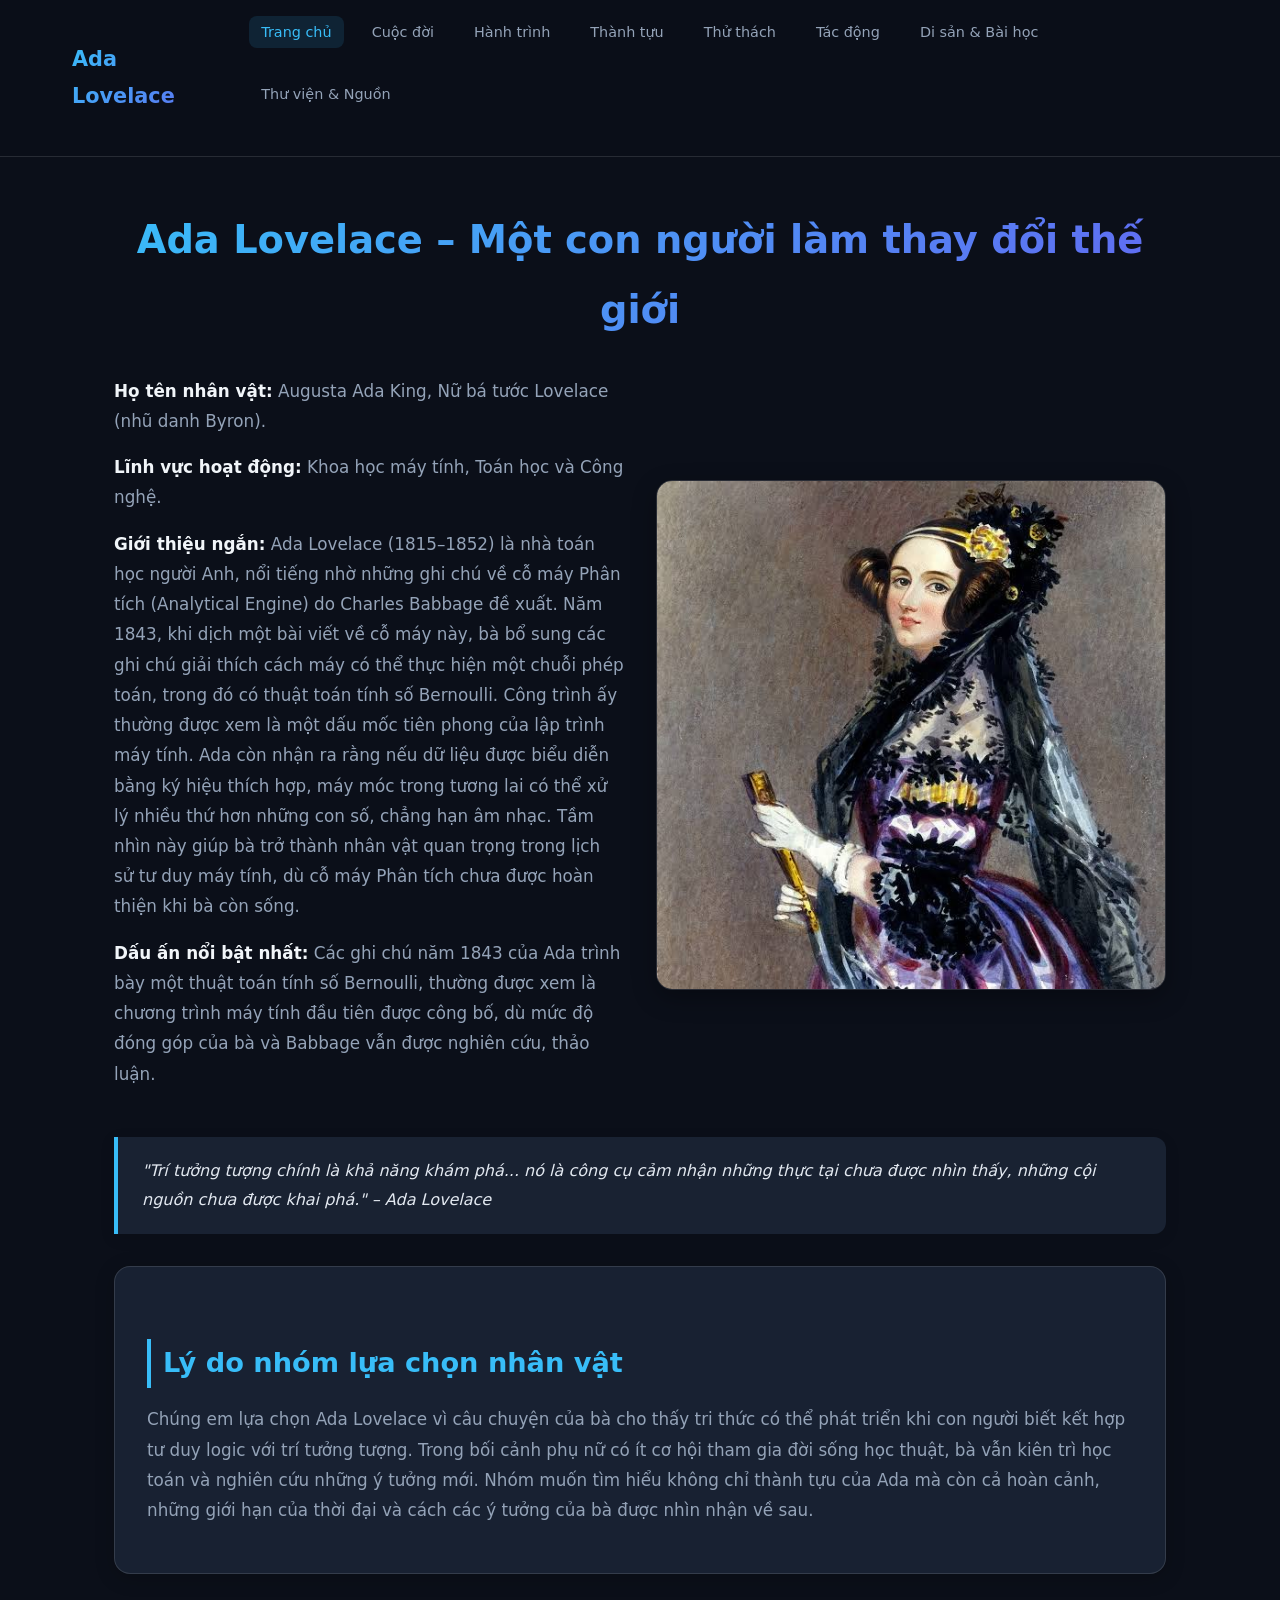
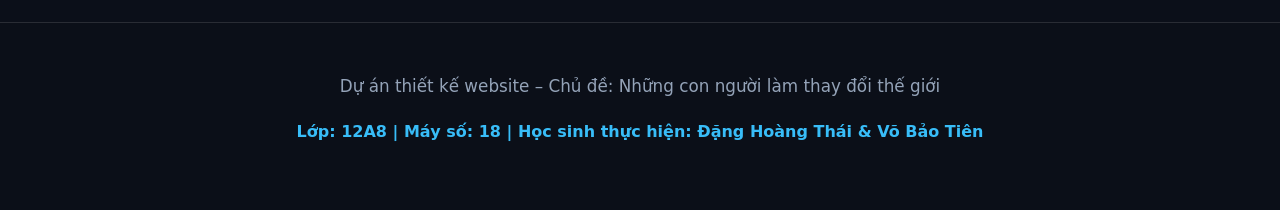
<file: index.html>
<!DOCTYPE html>
<html lang="vi">
<head>
    <meta charset="UTF-8">
    <meta name="viewport" content="width=device-width, initial-scale=1.0">
    <title>Ada Lovelace – Một con người làm thay đổi thế giới</title>
    <link rel="stylesheet" href="style.css">
</head>
<body>
    <header>
        <div class="nav-container">
            <a href="index.html" class="logo">Ada Lovelace</a>
            <nav>
                <ul>
                    <li><a href="index.html" class="active">Trang chủ</a></li>
                    <li><a href="cuocdoi.html" class="">Cuộc đời</a></li>
                    <li><a href="hanhtrinh.html" class="">Hành trình</a></li>
                    <li><a href="thanhtuu.html" class="">Thành tựu</a></li>
                    <li><a href="thuthach.html" class="">Thử thách</a></li>
                    <li><a href="tacdong.html" class="">Tác động</a></li>
                    <li><a href="disan_baihoc.html" class="">Di sản & Bài học</a></li>
                    <li><a href="thuvien_nguon.html" class="">Thư viện & Nguồn</a></li>
                </ul>
            </nav>
        </div>
    </header>

    <main>
        <h1>Ada Lovelace – Một con người làm thay đổi thế giới</h1>
        
        <div class="grid-container" style="align-items: center;">
            <div>
                <p><strong>Họ tên nhân vật:</strong> Augusta Ada King, Nữ bá tước Lovelace (nhũ danh Byron).</p>
                <p><strong>Lĩnh vực hoạt động:</strong> Khoa học máy tính, Toán học và Công nghệ.</p>
                <p><strong>Giới thiệu ngắn:</strong> Ada Lovelace (1815–1852) là nhà toán học người Anh, nổi tiếng nhờ những ghi chú về cỗ máy Phân tích (Analytical Engine) do Charles Babbage đề xuất. Năm 1843, khi dịch một bài viết về cỗ máy này, bà bổ sung các ghi chú giải thích cách máy có thể thực hiện một chuỗi phép toán, trong đó có thuật toán tính số Bernoulli. Công trình ấy thường được xem là một dấu mốc tiên phong của lập trình máy tính. Ada còn nhận ra rằng nếu dữ liệu được biểu diễn bằng ký hiệu thích hợp, máy móc trong tương lai có thể xử lý nhiều thứ hơn những con số, chẳng hạn âm nhạc. Tầm nhìn này giúp bà trở thành nhân vật quan trọng trong lịch sử tư duy máy tính, dù cỗ máy Phân tích chưa được hoàn thiện khi bà còn sống.</p>
                <p><strong>Dấu ấn nổi bật nhất:</strong> Các ghi chú năm 1843 của Ada trình bày một thuật toán tính số Bernoulli, thường được xem là chương trình máy tính đầu tiên được công bố, dù mức độ đóng góp của bà và Babbage vẫn được nghiên cứu, thảo luận.</p>
            </div>
            <div>
                <img src="ada-02.jpg" alt="Chân dung Ada Lovelace" style="width: 100%; border-radius: 16px; border: 1px solid var(--border-color); box-shadow: 0 8px 25px rgba(0,0,0,0.3);" loading="lazy" decoding="async">
            </div>
        </div>

        <blockquote>
            "Trí tưởng tượng chính là khả năng khám phá... nó là công cụ cảm nhận những thực tại chưa được nhìn thấy, những cội nguồn chưa được khai phá." – Ada Lovelace
        </blockquote>

        <div class="card">
            <h2>Lý do nhóm lựa chọn nhân vật</h2>
            <p>Chúng em lựa chọn Ada Lovelace vì câu chuyện của bà cho thấy tri thức có thể phát triển khi con người biết kết hợp tư duy logic với trí tưởng tượng. Trong bối cảnh phụ nữ có ít cơ hội tham gia đời sống học thuật, bà vẫn kiên trì học toán và nghiên cứu những ý tưởng mới. Nhóm muốn tìm hiểu không chỉ thành tựu của Ada mà còn cả hoàn cảnh, những giới hạn của thời đại và cách các ý tưởng của bà được nhìn nhận về sau.</p>
        </div>
    </main>

    <footer>
        <p>Dự án thiết kế website – Chủ đề: Những con người làm thay đổi thế giới</p>
        <p class="team-info">Lớp: 12A8 | Máy số: 18 | Học sinh thực hiện: Đặng Hoàng Thái & Võ Bảo Tiên</p>
    </footer>
</body>
</html>
</file>
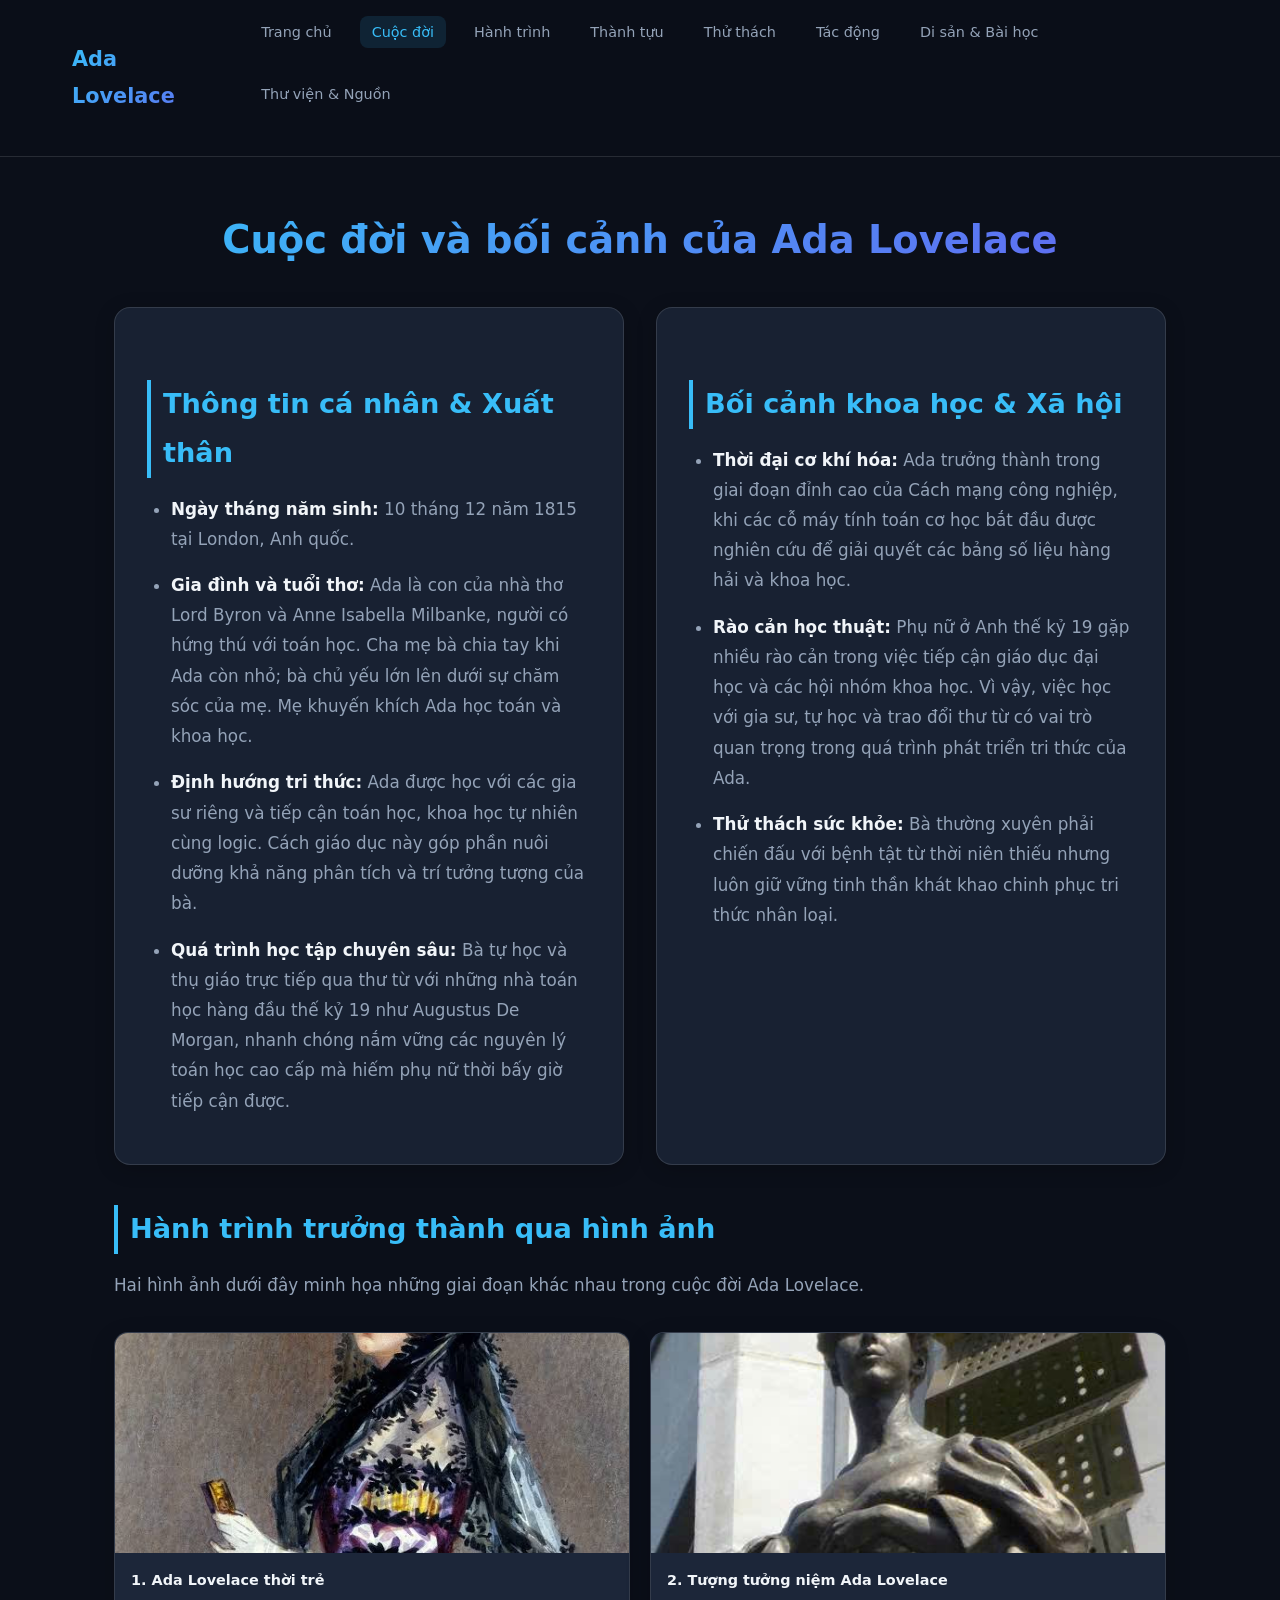
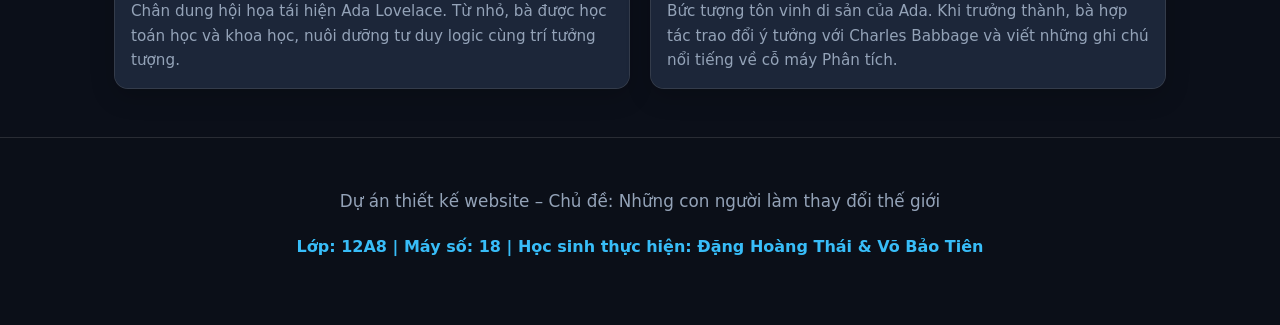
<file: cuocdoi.html>
<!DOCTYPE html>
<html lang="vi">
<head>
    <meta charset="UTF-8">
    <meta name="viewport" content="width=device-width, initial-scale=1.0">
    <title>Ada Lovelace – Một con người làm thay đổi thế giới</title>
    <link rel="stylesheet" href="style.css">
</head>
<body>
    <header>
        <div class="nav-container">
            <a href="index.html" class="logo">Ada Lovelace</a>
            <nav>
                <ul>
                    <li><a href="index.html">Trang chủ</a></li>
                    <li><a href="cuocdoi.html" class="active">Cuộc đời</a></li>
                    <li><a href="hanhtrinh.html">Hành trình</a></li>
                    <li><a href="thanhtuu.html">Thành tựu</a></li>
                    <li><a href="thuthach.html">Thử thách</a></li>
                    <li><a href="tacdong.html">Tác động</a></li>
                    <li><a href="disan_baihoc.html">Di sản & Bài học</a></li>
                    <li><a href="thuvien_nguon.html">Thư viện & Nguồn</a></li>
                </ul>
            </nav>
        </div>
    </header>

    <main>
        <h1>Cuộc đời và bối cảnh của Ada Lovelace</h1>

        <div class="grid-container">
            <div class="card">
                <h2>Thông tin cá nhân & Xuất thân</h2>
                <ul>
                    <li><strong>Ngày tháng năm sinh:</strong> 10 tháng 12 năm 1815 tại London, Anh quốc.</li>
                    <li><strong>Gia đình và tuổi thơ:</strong> Ada là con của nhà thơ Lord Byron và Anne Isabella Milbanke, người có hứng thú với toán học. Cha mẹ bà chia tay khi Ada còn nhỏ; bà chủ yếu lớn lên dưới sự chăm sóc của mẹ. Mẹ khuyến khích Ada học toán và khoa học.</li>
                    <li><strong>Định hướng tri thức:</strong> Ada được học với các gia sư riêng và tiếp cận toán học, khoa học tự nhiên cùng logic. Cách giáo dục này góp phần nuôi dưỡng khả năng phân tích và trí tưởng tượng của bà.</li>
                    <li><strong>Quá trình học tập chuyên sâu:</strong> Bà tự học và thụ giáo trực tiếp qua thư từ với những nhà toán học hàng đầu thế kỷ 19 như Augustus De Morgan, nhanh chóng nắm vững các nguyên lý toán học cao cấp mà hiếm phụ nữ thời bấy giờ tiếp cận được.</li>
                </ul>
            </div>
            <div class="card">
                <h2>Bối cảnh khoa học & Xã hội</h2>
                <ul>
                    <li><strong>Thời đại cơ khí hóa:</strong> Ada trưởng thành trong giai đoạn đỉnh cao của Cách mạng công nghiệp, khi các cỗ máy tính toán cơ học bắt đầu được nghiên cứu để giải quyết các bảng số liệu hàng hải và khoa học.</li>
                    <li><strong>Rào cản học thuật:</strong> Phụ nữ ở Anh thế kỷ 19 gặp nhiều rào cản trong việc tiếp cận giáo dục đại học và các hội nhóm khoa học. Vì vậy, việc học với gia sư, tự học và trao đổi thư từ có vai trò quan trọng trong quá trình phát triển tri thức của Ada.</li>
                    <li><strong>Thử thách sức khỏe:</strong> Bà thường xuyên phải chiến đấu với bệnh tật từ thời niên thiếu nhưng luôn giữ vững tinh thần khát khao chinh phục tri thức nhân loại.</li>
                </ul>
            </div>
        </div>

        <h2>Hành trình trưởng thành qua hình ảnh</h2>
        <p>Hai hình ảnh dưới đây minh họa những giai đoạn khác nhau trong cuộc đời Ada Lovelace.</p>
        <div class="gallery-grid ada-gallery">
            <figure class="gallery-item ada-gallery-item">
                <img src="ada-02.jpg" alt="Tranh chân dung Ada Lovelace khi còn trẻ" loading="lazy" decoding="async">
                <figcaption class="gallery-caption"><strong>1. Ada Lovelace thời trẻ</strong><span>Chân dung hội họa tái hiện Ada Lovelace. Từ nhỏ, bà được học toán học và khoa học, nuôi dưỡng tư duy logic cùng trí tưởng tượng.</span></figcaption>
            </figure>
            <figure class="gallery-item ada-gallery-item">
                <img src="ada-06.jpg" alt="Bức tượng tưởng niệm Ada Lovelace" loading="lazy" decoding="async">
                <figcaption class="gallery-caption"><strong>2. Tượng tưởng niệm Ada Lovelace</strong><span>Bức tượng tôn vinh di sản của Ada. Khi trưởng thành, bà hợp tác trao đổi ý tưởng với Charles Babbage và viết những ghi chú nổi tiếng về cỗ máy Phân tích.</span></figcaption>
            </figure>
        </div>
    </main>

    <footer>
        <p>Dự án thiết kế website – Chủ đề: Những con người làm thay đổi thế giới</p>
        <p class="team-info">Lớp: 12A8 | Máy số: 18 | Học sinh thực hiện: Đặng Hoàng Thái & Võ Bảo Tiên</p>
    </footer>
</body>
</html>
</file>
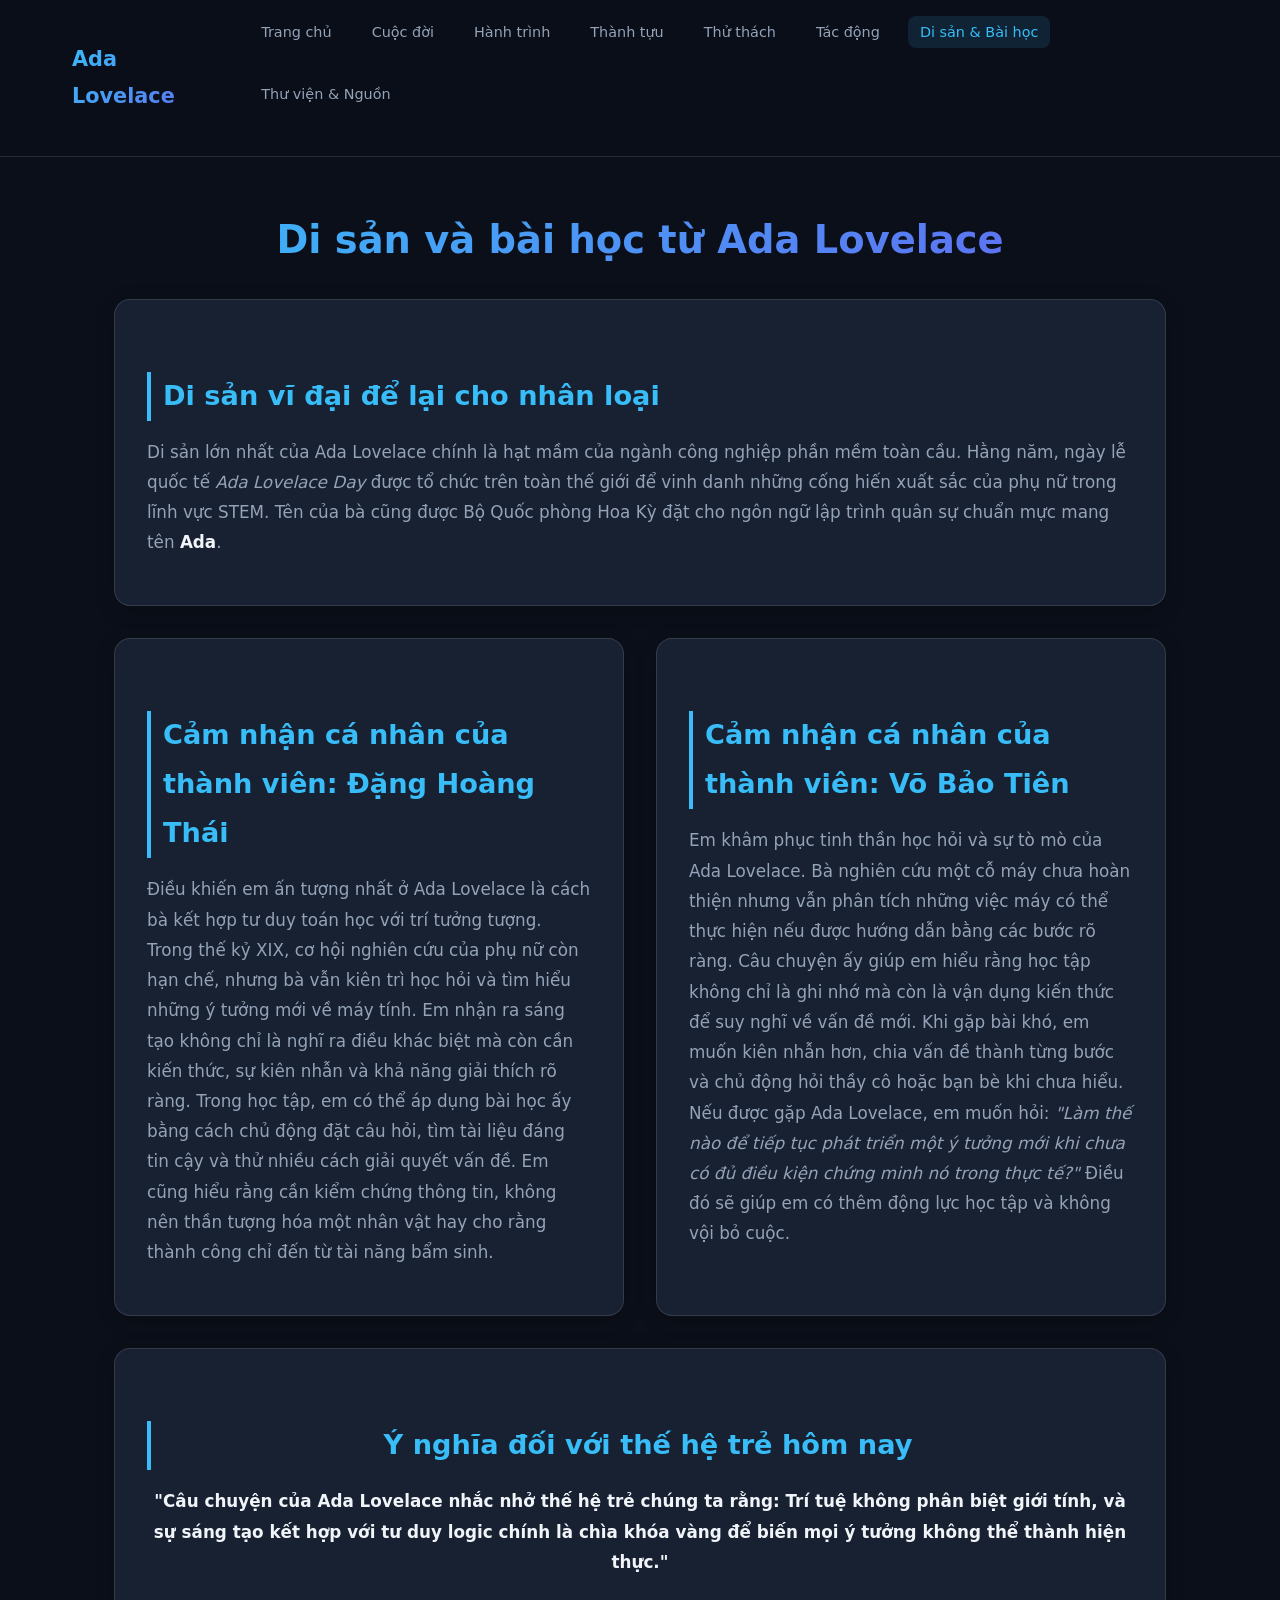
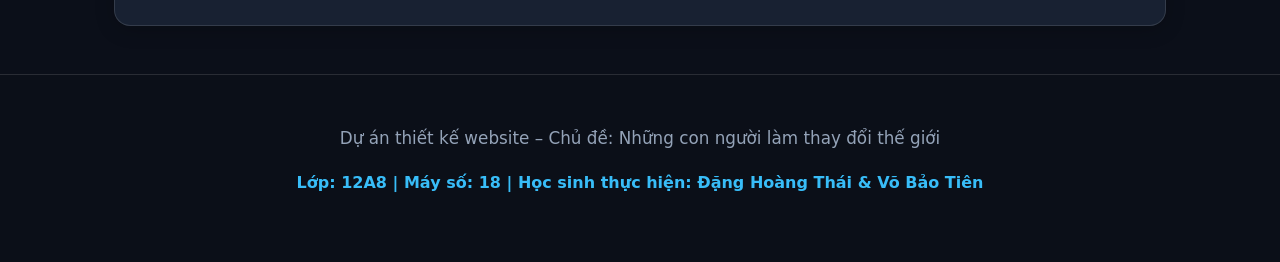
<file: disan_baihoc.html>
<!DOCTYPE html>
<html lang="vi">
<head>
    <meta charset="UTF-8">
    <meta name="viewport" content="width=device-width, initial-scale=1.0">
    <title>Ada Lovelace – Một con người làm thay đổi thế giới</title>
    <link rel="stylesheet" href="style.css">
</head>
<body>
    <header>
        <div class="nav-container">
            <a href="index.html" class="logo">Ada Lovelace</a>
            <nav>
                <ul>
                    <li><a href="index.html" class="">Trang chủ</a></li>
                    <li><a href="cuocdoi.html" class="">Cuộc đời</a></li>
                    <li><a href="hanhtrinh.html" class="">Hành trình</a></li>
                    <li><a href="thanhtuu.html" class="">Thành tựu</a></li>
                    <li><a href="thuthach.html" class="">Thử thách</a></li>
                    <li><a href="tacdong.html" class="">Tác động</a></li>
                    <li><a href="disan_baihoc.html" class="active">Di sản & Bài học</a></li>
                    <li><a href="thuvien_nguon.html" class="">Thư viện & Nguồn</a></li>
                </ul>
            </nav>
        </div>
    </header>

    <main>
        <h1>Di sản và bài học từ Ada Lovelace</h1>

        <div class="card">
            <h2>Di sản vĩ đại để lại cho nhân loại</h2>
            <p>Di sản lớn nhất của Ada Lovelace chính là hạt mầm của ngành công nghiệp phần mềm toàn cầu. Hằng năm, ngày lễ quốc tế <em>Ada Lovelace Day</em> được tổ chức trên toàn thế giới để vinh danh những cống hiến xuất sắc của phụ nữ trong lĩnh vực STEM. Tên của bà cũng được Bộ Quốc phòng Hoa Kỳ đặt cho ngôn ngữ lập trình quân sự chuẩn mực mang tên <strong>Ada</strong>.</p>
        </div>

        <div class="grid-container" style="margin-top: 2rem;">
            <div class="card">
                <h2>Cảm nhận cá nhân của thành viên: Đặng Hoàng Thái</h2>
                <p>Điều khiến em ấn tượng nhất ở Ada Lovelace là cách bà kết hợp tư duy toán học với trí tưởng tượng. Trong thế kỷ XIX, cơ hội nghiên cứu của phụ nữ còn hạn chế, nhưng bà vẫn kiên trì học hỏi và tìm hiểu những ý tưởng mới về máy tính. Em nhận ra sáng tạo không chỉ là nghĩ ra điều khác biệt mà còn cần kiến thức, sự kiên nhẫn và khả năng giải thích rõ ràng. Trong học tập, em có thể áp dụng bài học ấy bằng cách chủ động đặt câu hỏi, tìm tài liệu đáng tin cậy và thử nhiều cách giải quyết vấn đề. Em cũng hiểu rằng cần kiểm chứng thông tin, không nên thần tượng hóa một nhân vật hay cho rằng thành công chỉ đến từ tài năng bẩm sinh.</p>
            </div>
            <div class="card">
                <h2>Cảm nhận cá nhân của thành viên: Võ Bảo Tiên</h2>
                <p>Em khâm phục tinh thần học hỏi và sự tò mò của Ada Lovelace. Bà nghiên cứu một cỗ máy chưa hoàn thiện nhưng vẫn phân tích những việc máy có thể thực hiện nếu được hướng dẫn bằng các bước rõ ràng. Câu chuyện ấy giúp em hiểu rằng học tập không chỉ là ghi nhớ mà còn là vận dụng kiến thức để suy nghĩ về vấn đề mới. Khi gặp bài khó, em muốn kiên nhẫn hơn, chia vấn đề thành từng bước và chủ động hỏi thầy cô hoặc bạn bè khi chưa hiểu. Nếu được gặp Ada Lovelace, em muốn hỏi: <em>"Làm thế nào để tiếp tục phát triển một ý tưởng mới khi chưa có đủ điều kiện chứng minh nó trong thực tế?"</em> Điều đó sẽ giúp em có thêm động lực học tập và không vội bỏ cuộc.</p>
            </div>
        </div>

        <div class="card" style="margin-top: 2rem; text-align: center;">
            <h2>Ý nghĩa đối với thế hệ trẻ hôm nay</h2>
            <p><strong>"Câu chuyện của Ada Lovelace nhắc nhở thế hệ trẻ chúng ta rằng: Trí tuệ không phân biệt giới tính, và sự sáng tạo kết hợp với tư duy logic chính là chìa khóa vàng để biến mọi ý tưởng không thể thành hiện thực."</strong></p>
        </div>
    </main>

    <footer>
        <p>Dự án thiết kế website – Chủ đề: Những con người làm thay đổi thế giới</p>
        <p class="team-info">Lớp: 12A8 | Máy số: 18 | Học sinh thực hiện: Đặng Hoàng Thái & Võ Bảo Tiên</p>
    </footer>
</body>
</html>
</file>
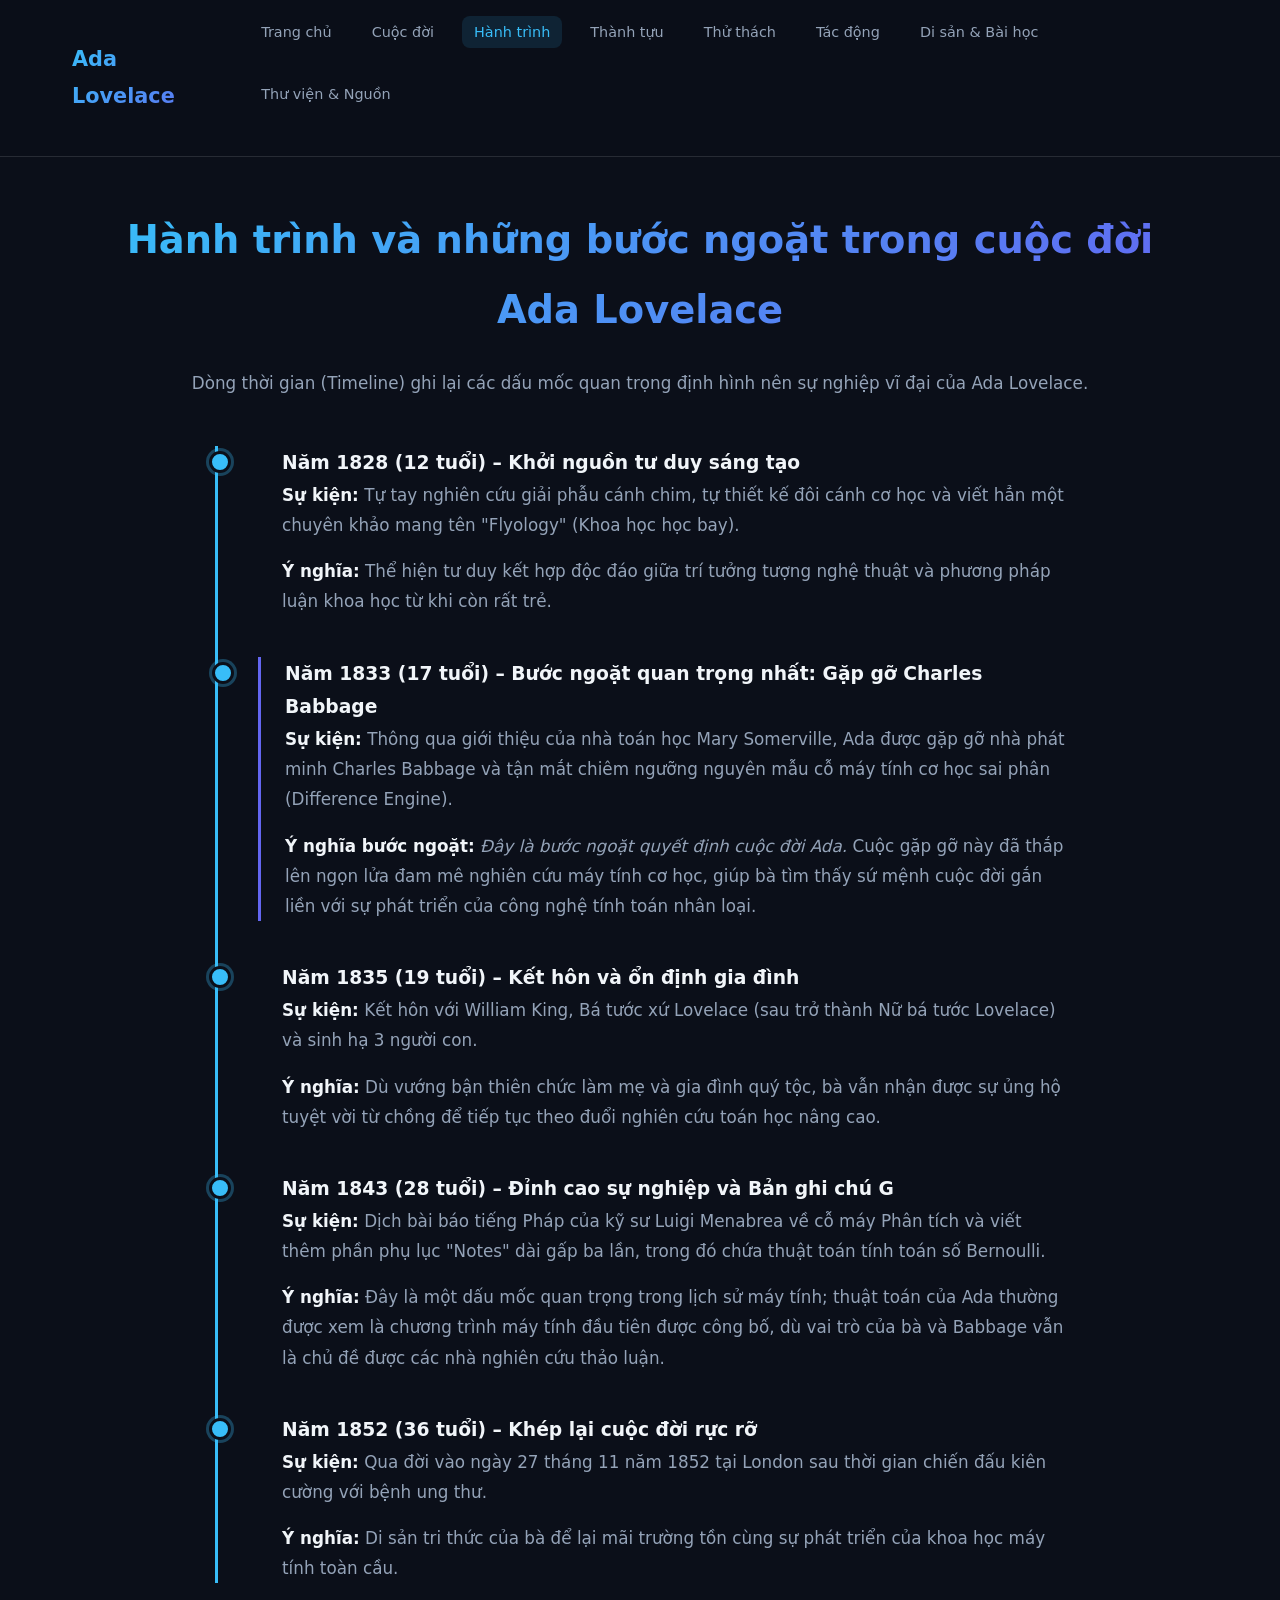
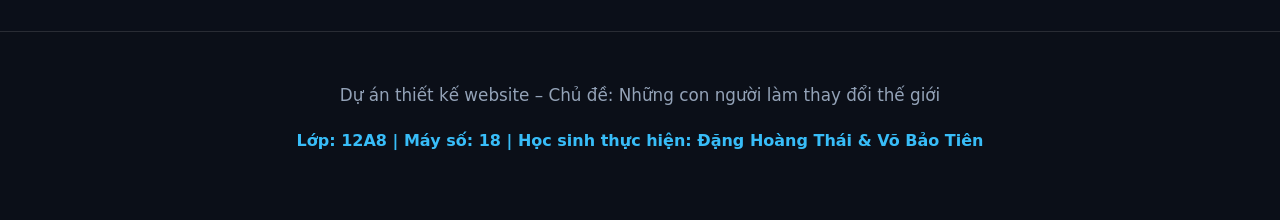
<file: hanhtrinh.html>
<!DOCTYPE html>
<html lang="vi">
<head>
    <meta charset="UTF-8">
    <meta name="viewport" content="width=device-width, initial-scale=1.0">
    <title>Ada Lovelace – Một con người làm thay đổi thế giới</title>
    <link rel="stylesheet" href="style.css">
</head>
<body>
    <header>
        <div class="nav-container">
            <a href="index.html" class="logo">Ada Lovelace</a>
            <nav>
                <ul>
                    <li><a href="index.html" class="">Trang chủ</a></li>
                    <li><a href="cuocdoi.html" class="">Cuộc đời</a></li>
                    <li><a href="hanhtrinh.html" class="active">Hành trình</a></li>
                    <li><a href="thanhtuu.html" class="">Thành tựu</a></li>
                    <li><a href="thuthach.html" class="">Thử thách</a></li>
                    <li><a href="tacdong.html" class="">Tác động</a></li>
                    <li><a href="disan_baihoc.html" class="">Di sản & Bài học</a></li>
                    <li><a href="thuvien_nguon.html" class="">Thư viện & Nguồn</a></li>
                </ul>
            </nav>
        </div>
    </header>

    <main>
        <h1>Hành trình và những bước ngoặt trong cuộc đời Ada Lovelace</h1>
        <p style="text-align: center; margin-bottom: 2rem;">Dòng thời gian (Timeline) ghi lại các dấu mốc quan trọng định hình nên sự nghiệp vĩ đại của Ada Lovelace.</p>

        <div class="timeline">
            <div class="timeline-item">
                <h3>Năm 1828 (12 tuổi) – Khởi nguồn tư duy sáng tạo</h3>
                <p><strong>Sự kiện:</strong> Tự tay nghiên cứu giải phẫu cánh chim, tự thiết kế đôi cánh cơ học và viết hẳn một chuyên khảo mang tên "Flyology" (Khoa học học bay).</p>
                <p><strong>Ý nghĩa:</strong> Thể hiện tư duy kết hợp độc đáo giữa trí tưởng tượng nghệ thuật và phương pháp luận khoa học từ khi còn rất trẻ.</p>
            </div>
            <div class="timeline-item" style="border-left: 3px solid #6366f1;">
                <h3>Năm 1833 (17 tuổi) – Bước ngoặt quan trọng nhất: Gặp gỡ Charles Babbage</h3>
                <p><strong>Sự kiện:</strong> Thông qua giới thiệu của nhà toán học Mary Somerville, Ada được gặp gỡ nhà phát minh Charles Babbage và tận mắt chiêm ngưỡng nguyên mẫu cỗ máy tính cơ học sai phân (Difference Engine).</p>
                <p><strong>Ý nghĩa bước ngoặt:</strong> <em>Đây là bước ngoặt quyết định cuộc đời Ada.</em> Cuộc gặp gỡ này đã thắp lên ngọn lửa đam mê nghiên cứu máy tính cơ học, giúp bà tìm thấy sứ mệnh cuộc đời gắn liền với sự phát triển của công nghệ tính toán nhân loại.</p>
            </div>
            <div class="timeline-item">
                <h3>Năm 1835 (19 tuổi) – Kết hôn và ổn định gia đình</h3>
                <p><strong>Sự kiện:</strong> Kết hôn với William King, Bá tước xứ Lovelace (sau trở thành Nữ bá tước Lovelace) và sinh hạ 3 người con.</p>
                <p><strong>Ý nghĩa:</strong> Dù vướng bận thiên chức làm mẹ và gia đình quý tộc, bà vẫn nhận được sự ủng hộ tuyệt vời từ chồng để tiếp tục theo đuổi nghiên cứu toán học nâng cao.</p>
            </div>
            <div class="timeline-item">
                <h3>Năm 1843 (28 tuổi) – Đỉnh cao sự nghiệp và Bản ghi chú G</h3>
                <p><strong>Sự kiện:</strong> Dịch bài báo tiếng Pháp của kỹ sư Luigi Menabrea về cỗ máy Phân tích và viết thêm phần phụ lục "Notes" dài gấp ba lần, trong đó chứa thuật toán tính toán số Bernoulli.</p>
                <p><strong>Ý nghĩa:</strong> Đây là một dấu mốc quan trọng trong lịch sử máy tính; thuật toán của Ada thường được xem là chương trình máy tính đầu tiên được công bố, dù vai trò của bà và Babbage vẫn là chủ đề được các nhà nghiên cứu thảo luận.</p>
            </div>
            <div class="timeline-item">
                <h3>Năm 1852 (36 tuổi) – Khép lại cuộc đời rực rỡ</h3>
                <p><strong>Sự kiện:</strong> Qua đời vào ngày 27 tháng 11 năm 1852 tại London sau thời gian chiến đấu kiên cường với bệnh ung thư.</p>
                <p><strong>Ý nghĩa:</strong> Di sản tri thức của bà để lại mãi trường tồn cùng sự phát triển của khoa học máy tính toàn cầu.</p>
            </div>
        </div>
    </main>

    <footer>
        <p>Dự án thiết kế website – Chủ đề: Những con người làm thay đổi thế giới</p>
        <p class="team-info">Lớp: 12A8 | Máy số: 18 | Học sinh thực hiện: Đặng Hoàng Thái & Võ Bảo Tiên</p>
    </footer>
</body>
</html>
</file>
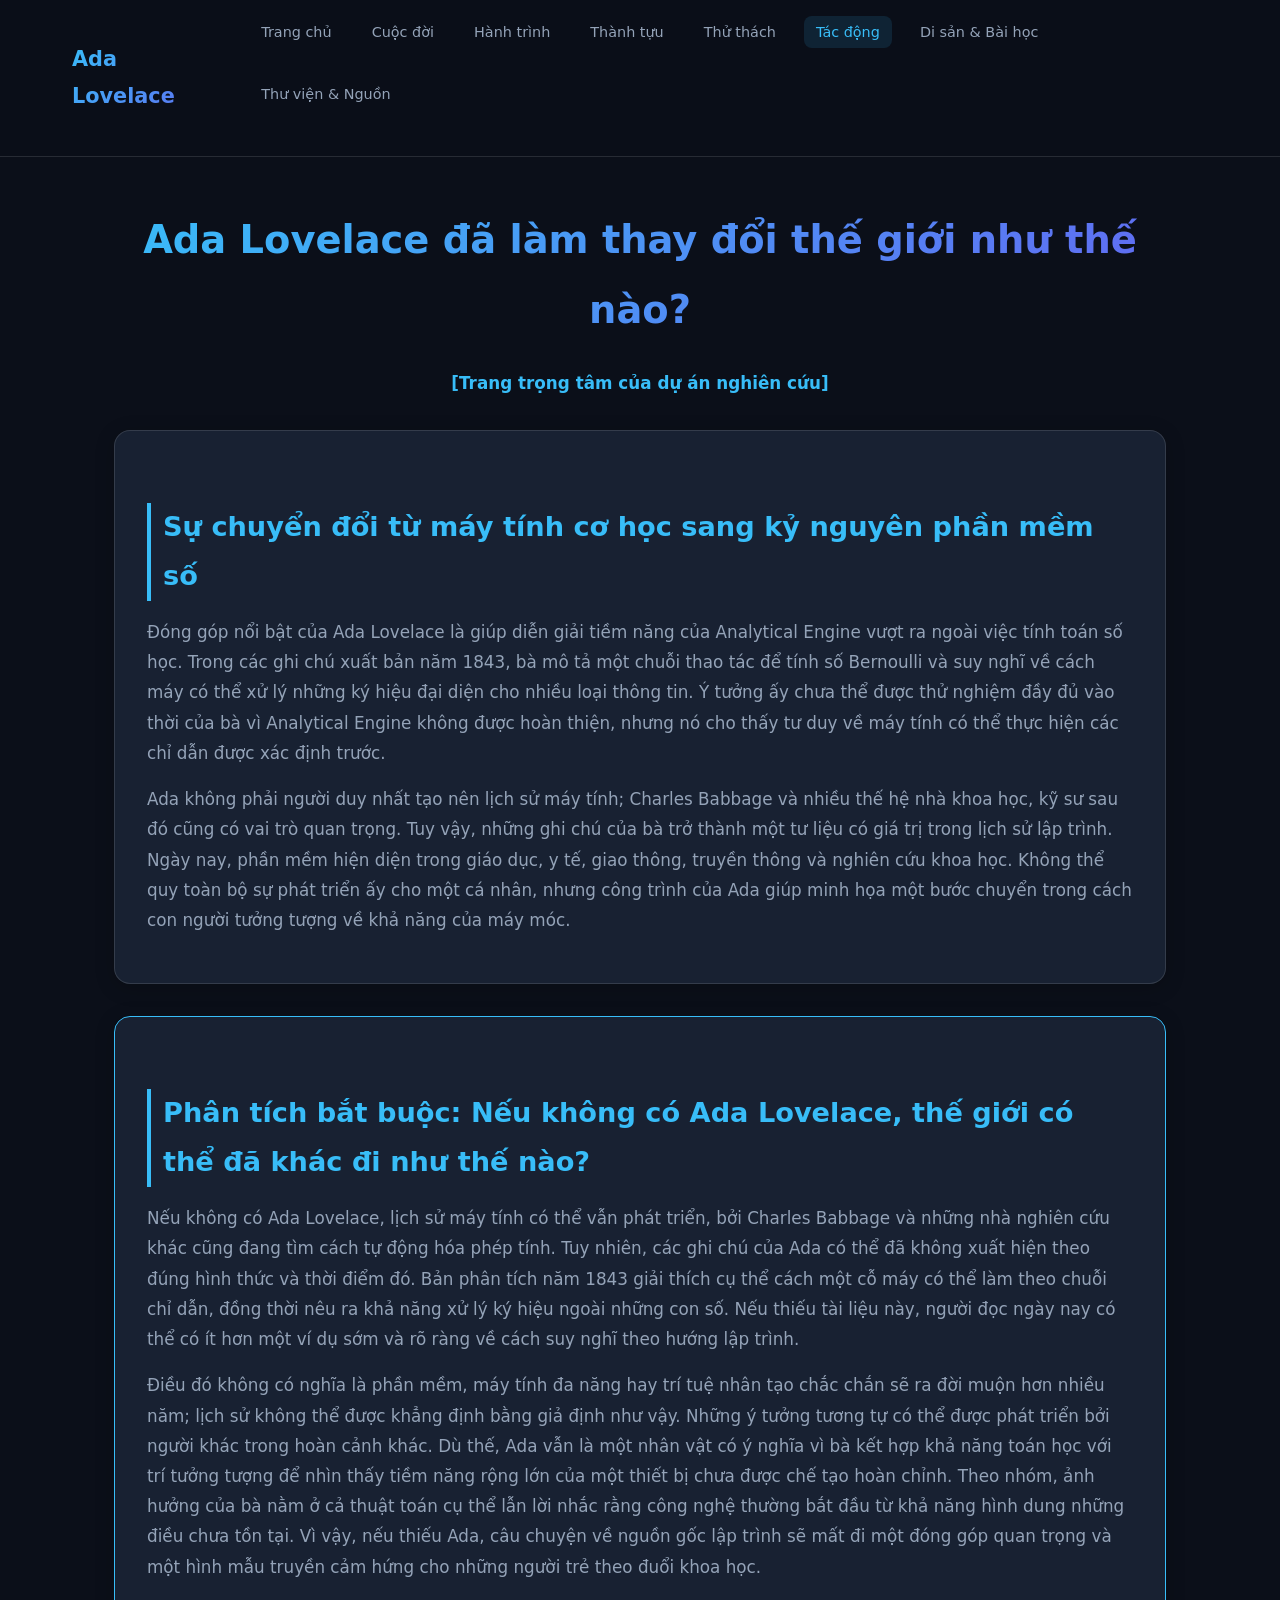
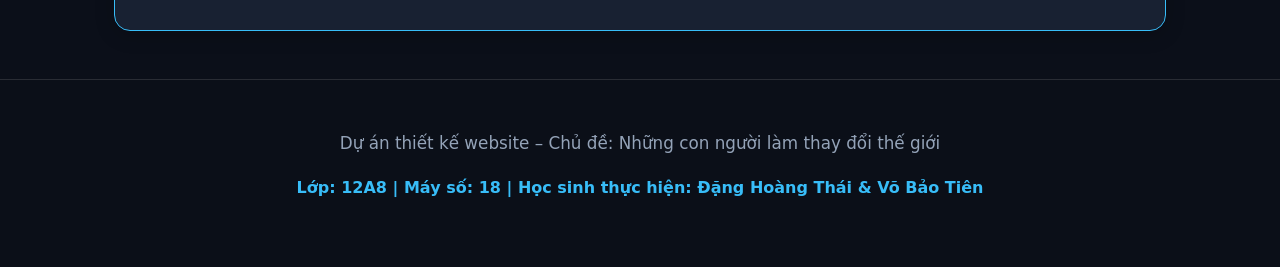
<file: tacdong.html>
<!DOCTYPE html>
<html lang="vi">
<head>
    <meta charset="UTF-8">
    <meta name="viewport" content="width=device-width, initial-scale=1.0">
    <title>Ada Lovelace – Một con người làm thay đổi thế giới</title>
    <link rel="stylesheet" href="style.css">
</head>
<body>
    <header>
        <div class="nav-container">
            <a href="index.html" class="logo">Ada Lovelace</a>
            <nav>
                <ul>
                    <li><a href="index.html" class="">Trang chủ</a></li>
                    <li><a href="cuocdoi.html" class="">Cuộc đời</a></li>
                    <li><a href="hanhtrinh.html" class="">Hành trình</a></li>
                    <li><a href="thanhtuu.html" class="">Thành tựu</a></li>
                    <li><a href="thuthach.html" class="">Thử thách</a></li>
                    <li><a href="tacdong.html" class="active">Tác động</a></li>
                    <li><a href="disan_baihoc.html" class="">Di sản & Bài học</a></li>
                    <li><a href="thuvien_nguon.html" class="">Thư viện & Nguồn</a></li>
                </ul>
            </nav>
        </div>
    </header>

    <main>
        <h1>Ada Lovelace đã làm thay đổi thế giới như thế nào?</h1>
        <p style="text-align: center; margin-bottom: 2rem; color: var(--accent-color); font-weight: 600;">[Trang trọng tâm của dự án nghiên cứu]</p>

        <div class="card">
            <h2>Sự chuyển đổi từ máy tính cơ học sang kỷ nguyên phần mềm số</h2>
            <p>Đóng góp nổi bật của Ada Lovelace là giúp diễn giải tiềm năng của Analytical Engine vượt ra ngoài việc tính toán số học. Trong các ghi chú xuất bản năm 1843, bà mô tả một chuỗi thao tác để tính số Bernoulli và suy nghĩ về cách máy có thể xử lý những ký hiệu đại diện cho nhiều loại thông tin. Ý tưởng ấy chưa thể được thử nghiệm đầy đủ vào thời của bà vì Analytical Engine không được hoàn thiện, nhưng nó cho thấy tư duy về máy tính có thể thực hiện các chỉ dẫn được xác định trước.</p>
            <p>Ada không phải người duy nhất tạo nên lịch sử máy tính; Charles Babbage và nhiều thế hệ nhà khoa học, kỹ sư sau đó cũng có vai trò quan trọng. Tuy vậy, những ghi chú của bà trở thành một tư liệu có giá trị trong lịch sử lập trình. Ngày nay, phần mềm hiện diện trong giáo dục, y tế, giao thông, truyền thông và nghiên cứu khoa học. Không thể quy toàn bộ sự phát triển ấy cho một cá nhân, nhưng công trình của Ada giúp minh họa một bước chuyển trong cách con người tưởng tượng về khả năng của máy móc.</p>
        </div>

        <div class="card" style="margin-top: 2rem; border-color: var(--accent-color);">
            <h2>Phân tích bắt buộc: Nếu không có Ada Lovelace, thế giới có thể đã khác đi như thế nào?</h2>
            <p>Nếu không có Ada Lovelace, lịch sử máy tính có thể vẫn phát triển, bởi Charles Babbage và những nhà nghiên cứu khác cũng đang tìm cách tự động hóa phép tính. Tuy nhiên, các ghi chú của Ada có thể đã không xuất hiện theo đúng hình thức và thời điểm đó. Bản phân tích năm 1843 giải thích cụ thể cách một cỗ máy có thể làm theo chuỗi chỉ dẫn, đồng thời nêu ra khả năng xử lý ký hiệu ngoài những con số. Nếu thiếu tài liệu này, người đọc ngày nay có thể có ít hơn một ví dụ sớm và rõ ràng về cách suy nghĩ theo hướng lập trình.</p>
            <p>Điều đó không có nghĩa là phần mềm, máy tính đa năng hay trí tuệ nhân tạo chắc chắn sẽ ra đời muộn hơn nhiều năm; lịch sử không thể được khẳng định bằng giả định như vậy. Những ý tưởng tương tự có thể được phát triển bởi người khác trong hoàn cảnh khác. Dù thế, Ada vẫn là một nhân vật có ý nghĩa vì bà kết hợp khả năng toán học với trí tưởng tượng để nhìn thấy tiềm năng rộng lớn của một thiết bị chưa được chế tạo hoàn chỉnh. Theo nhóm, ảnh hưởng của bà nằm ở cả thuật toán cụ thể lẫn lời nhắc rằng công nghệ thường bắt đầu từ khả năng hình dung những điều chưa tồn tại. Vì vậy, nếu thiếu Ada, câu chuyện về nguồn gốc lập trình sẽ mất đi một đóng góp quan trọng và một hình mẫu truyền cảm hứng cho những người trẻ theo đuổi khoa học.</p>
        </div>
    </main>

    <footer>
        <p>Dự án thiết kế website – Chủ đề: Những con người làm thay đổi thế giới</p>
        <p class="team-info">Lớp: 12A8 | Máy số: 18 | Học sinh thực hiện: Đặng Hoàng Thái & Võ Bảo Tiên</p>
    </footer>
</body>
</html>
</file>
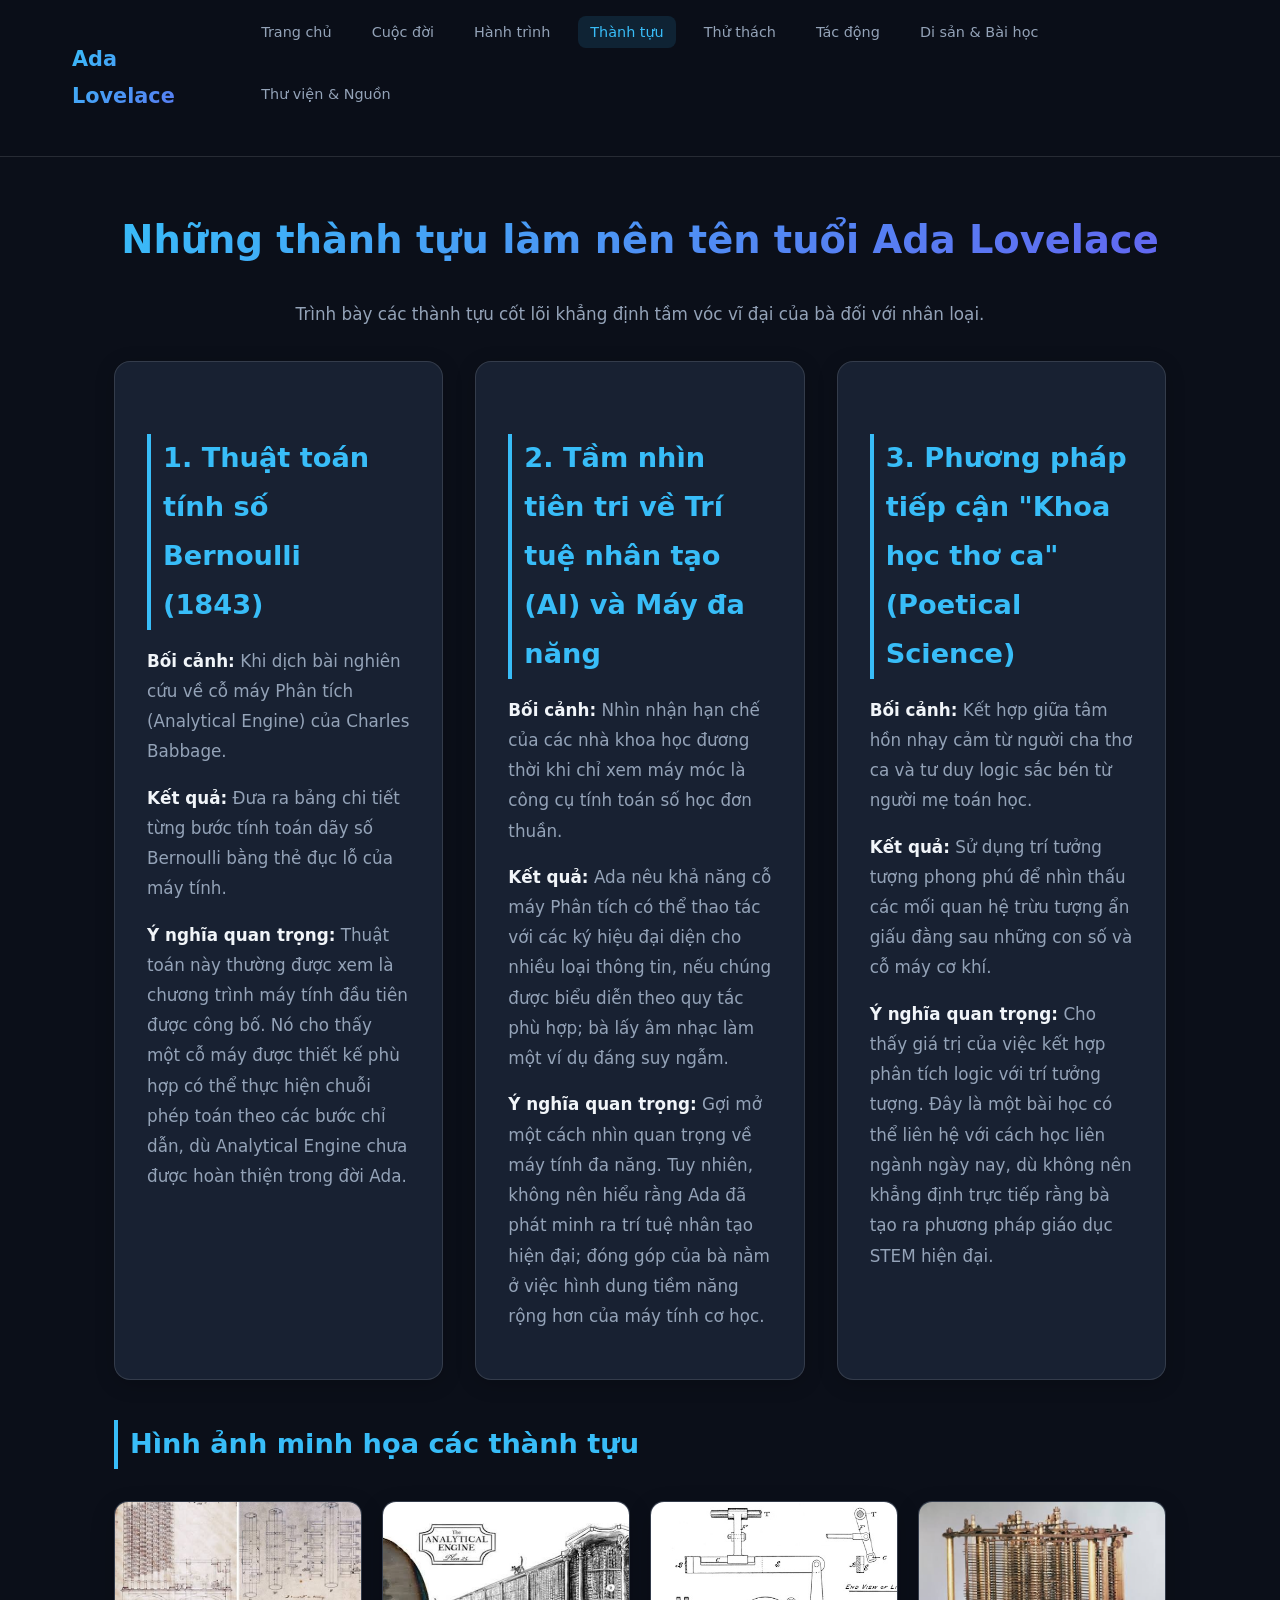
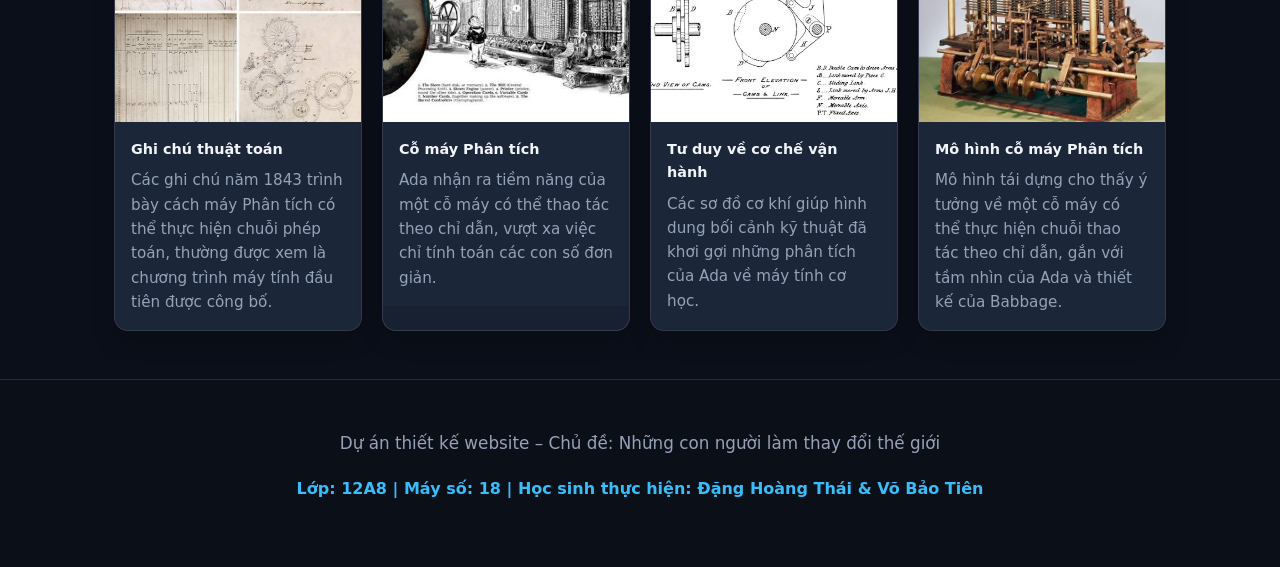
<file: thanhtuu.html>
<!DOCTYPE html>
<html lang="vi">
<head>
    <meta charset="UTF-8">
    <meta name="viewport" content="width=device-width, initial-scale=1.0">
    <title>Ada Lovelace – Một con người làm thay đổi thế giới</title>
    <link rel="stylesheet" href="style.css">
</head>
<body>
    <header>
        <div class="nav-container">
            <a href="index.html" class="logo">Ada Lovelace</a>
            <nav>
                <ul>
                    <li><a href="index.html" class="">Trang chủ</a></li>
                    <li><a href="cuocdoi.html" class="">Cuộc đời</a></li>
                    <li><a href="hanhtrinh.html" class="">Hành trình</a></li>
                    <li><a href="thanhtuu.html" class="active">Thành tựu</a></li>
                    <li><a href="thuthach.html" class="">Thử thách</a></li>
                    <li><a href="tacdong.html" class="">Tác động</a></li>
                    <li><a href="disan_baihoc.html" class="">Di sản & Bài học</a></li>
                    <li><a href="thuvien_nguon.html" class="">Thư viện & Nguồn</a></li>
                </ul>
            </nav>
        </div>
    </header>

    <main>
        <h1>Những thành tựu làm nên tên tuổi Ada Lovelace</h1>
        <p style="text-align: center; margin-bottom: 2rem;">Trình bày các thành tựu cốt lõi khẳng định tầm vóc vĩ đại của bà đối với nhân loại.</p>

        <div class="grid-container">
            <div class="card">
                <h2>1. Thuật toán tính số Bernoulli (1843)</h2>
                <p><strong>Bối cảnh:</strong> Khi dịch bài nghiên cứu về cỗ máy Phân tích (Analytical Engine) của Charles Babbage.</p>
                <p><strong>Kết quả:</strong> Đưa ra bảng chi tiết từng bước tính toán dãy số Bernoulli bằng thẻ đục lỗ của máy tính.</p>
                <p><strong>Ý nghĩa quan trọng:</strong> Thuật toán này thường được xem là chương trình máy tính đầu tiên được công bố. Nó cho thấy một cỗ máy được thiết kế phù hợp có thể thực hiện chuỗi phép toán theo các bước chỉ dẫn, dù Analytical Engine chưa được hoàn thiện trong đời Ada.</p>
            </div>
            <div class="card">
                <h2>2. Tầm nhìn tiên tri về Trí tuệ nhân tạo (AI) và Máy đa năng</h2>
                <p><strong>Bối cảnh:</strong> Nhìn nhận hạn chế của các nhà khoa học đương thời khi chỉ xem máy móc là công cụ tính toán số học đơn thuần.</p>
                <p><strong>Kết quả:</strong> Ada nêu khả năng cỗ máy Phân tích có thể thao tác với các ký hiệu đại diện cho nhiều loại thông tin, nếu chúng được biểu diễn theo quy tắc phù hợp; bà lấy âm nhạc làm một ví dụ đáng suy ngẫm.</p>
                <p><strong>Ý nghĩa quan trọng:</strong> Gợi mở một cách nhìn quan trọng về máy tính đa năng. Tuy nhiên, không nên hiểu rằng Ada đã phát minh ra trí tuệ nhân tạo hiện đại; đóng góp của bà nằm ở việc hình dung tiềm năng rộng hơn của máy tính cơ học.</p>
            </div>
            <div class="card">
                <h2>3. Phương pháp tiếp cận "Khoa học thơ ca" (Poetical Science)</h2>
                <p><strong>Bối cảnh:</strong> Kết hợp giữa tâm hồn nhạy cảm từ người cha thơ ca và tư duy logic sắc bén từ người mẹ toán học.</p>
                <p><strong>Kết quả:</strong> Sử dụng trí tưởng tượng phong phú để nhìn thấu các mối quan hệ trừu tượng ẩn giấu đằng sau những con số và cỗ máy cơ khí.</p>
                <p><strong>Ý nghĩa quan trọng:</strong> Cho thấy giá trị của việc kết hợp phân tích logic với trí tưởng tượng. Đây là một bài học có thể liên hệ với cách học liên ngành ngày nay, dù không nên khẳng định trực tiếp rằng bà tạo ra phương pháp giáo dục STEM hiện đại.</p>
            </div>
        </div>
        <h2>Hình ảnh minh họa các thành tựu</h2>
        <div class="gallery-grid ada-gallery">
            <figure class="gallery-item ada-gallery-item">
                <img src="ada-04.jpg" alt="Bản thảo và ghi chú toán học cổ" loading="lazy" decoding="async">
                <figcaption class="gallery-caption"><strong>Ghi chú thuật toán</strong><span>Các ghi chú năm 1843 trình bày cách máy Phân tích có thể thực hiện chuỗi phép toán, thường được xem là chương trình máy tính đầu tiên được công bố.</span></figcaption>
            </figure>
            <figure class="gallery-item ada-gallery-item">
                <img src="ada-05.jpg" alt="Hình minh họa cỗ máy Phân tích của Charles Babbage" loading="lazy" decoding="async">
                <figcaption class="gallery-caption"><strong>Cỗ máy Phân tích</strong><span>Ada nhận ra tiềm năng của một cỗ máy có thể thao tác theo chỉ dẫn, vượt xa việc chỉ tính toán các con số đơn giản.</span></figcaption>
            </figure>
            <figure class="gallery-item ada-gallery-item">
                <img src="ada-07.jpg" alt="Bản vẽ cơ cấu cơ khí với bánh răng và cam" loading="lazy" decoding="async">
                <figcaption class="gallery-caption"><strong>Tư duy về cơ chế vận hành</strong><span>Các sơ đồ cơ khí giúp hình dung bối cảnh kỹ thuật đã khơi gợi những phân tích của Ada về máy tính cơ học.</span></figcaption>
            </figure>
            <figure class="gallery-item ada-gallery-item">
                <img src="ada-01.jpg" alt="Mô hình tái dựng cỗ máy Phân tích" loading="lazy" decoding="async">
                <figcaption class="gallery-caption"><strong>Mô hình cỗ máy Phân tích</strong><span>Mô hình tái dựng cho thấy ý tưởng về một cỗ máy có thể thực hiện chuỗi thao tác theo chỉ dẫn, gắn với tầm nhìn của Ada và thiết kế của Babbage.</span></figcaption>
            </figure>
        </div>
    </main>

    <footer>
        <p>Dự án thiết kế website – Chủ đề: Những con người làm thay đổi thế giới</p>
        <p class="team-info">Lớp: 12A8 | Máy số: 18 | Học sinh thực hiện: Đặng Hoàng Thái & Võ Bảo Tiên</p>
    </footer>
</body>
</html>
</file>
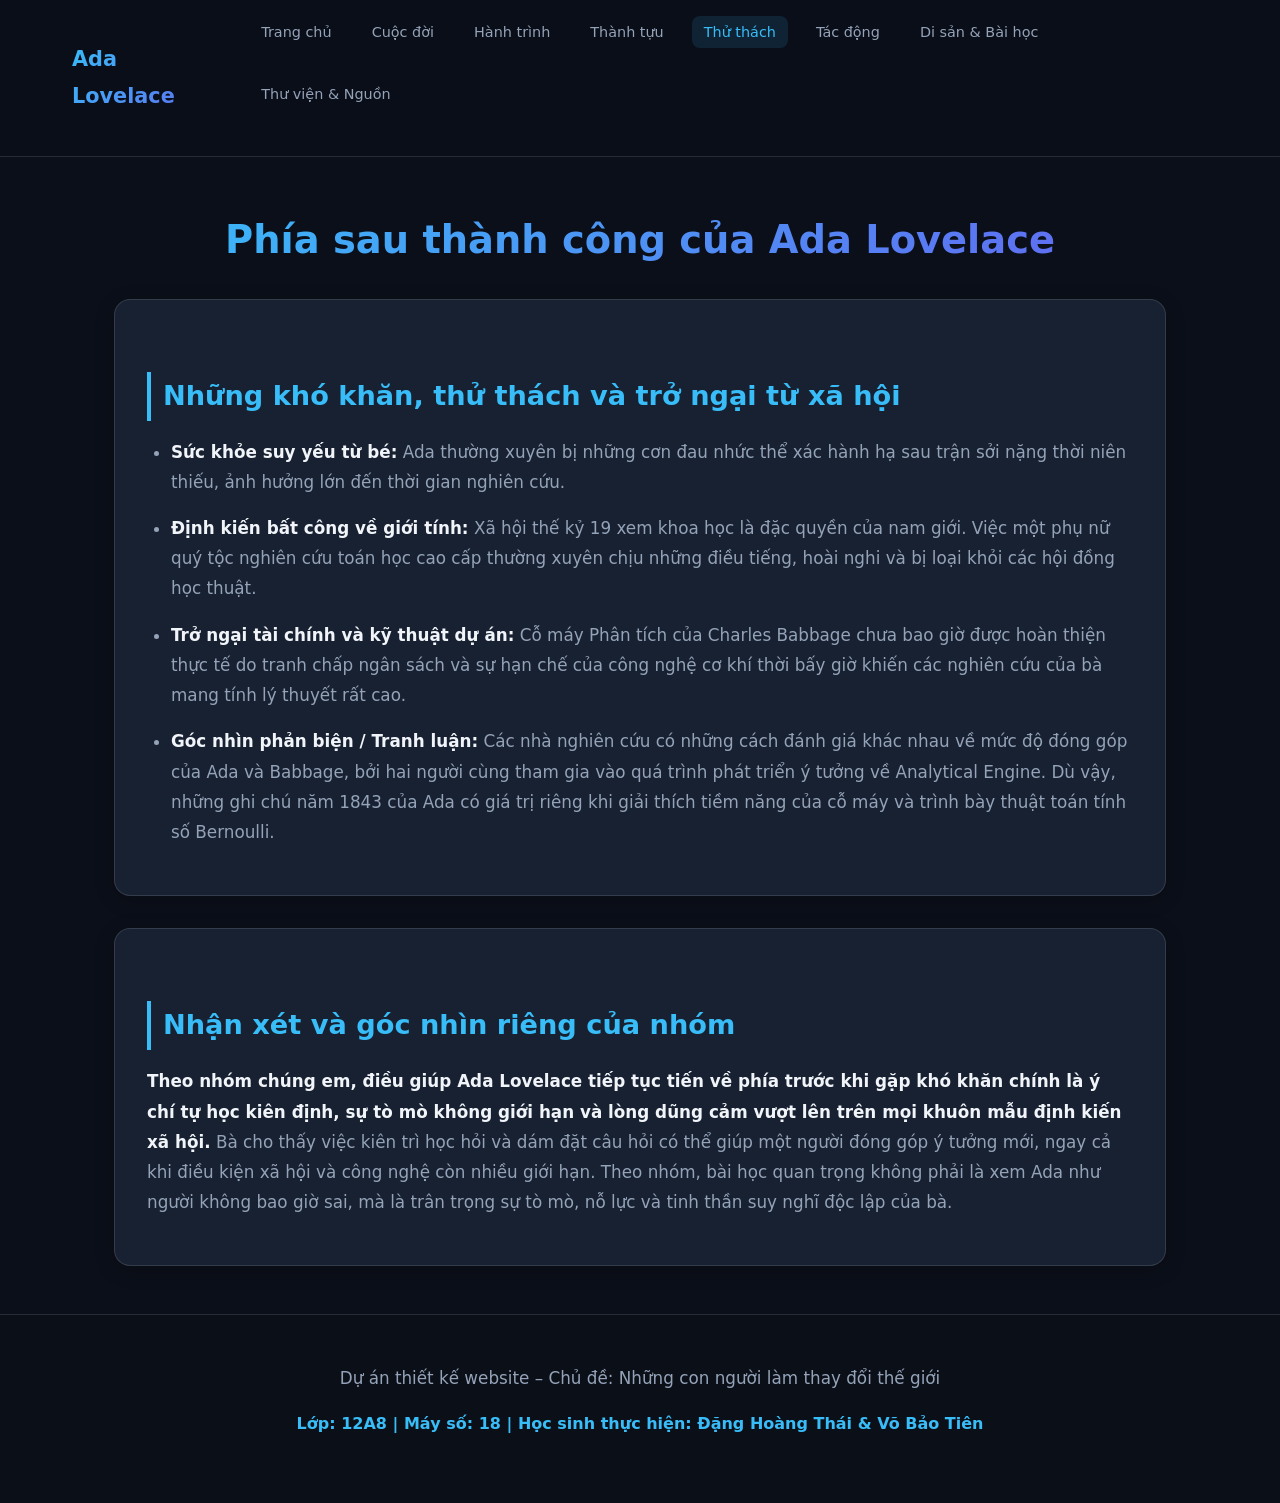
<file: thuthach.html>
<!DOCTYPE html>
<html lang="vi">
<head>
    <meta charset="UTF-8">
    <meta name="viewport" content="width=device-width, initial-scale=1.0">
    <title>Ada Lovelace – Một con người làm thay đổi thế giới</title>
    <link rel="stylesheet" href="style.css">
</head>
<body>
    <header>
        <div class="nav-container">
            <a href="index.html" class="logo">Ada Lovelace</a>
            <nav>
                <ul>
                    <li><a href="index.html" class="">Trang chủ</a></li>
                    <li><a href="cuocdoi.html" class="">Cuộc đời</a></li>
                    <li><a href="hanhtrinh.html" class="">Hành trình</a></li>
                    <li><a href="thanhtuu.html" class="">Thành tựu</a></li>
                    <li><a href="thuthach.html" class="active">Thử thách</a></li>
                    <li><a href="tacdong.html" class="">Tác động</a></li>
                    <li><a href="disan_baihoc.html" class="">Di sản & Bài học</a></li>
                    <li><a href="thuvien_nguon.html" class="">Thư viện & Nguồn</a></li>
                </ul>
            </nav>
        </div>
    </header>

    <main>
        <h1>Phía sau thành công của Ada Lovelace</h1>

        <div class="card">
            <h2>Những khó khăn, thử thách và trở ngại từ xã hội</h2>
            <ul>
                <li><strong>Sức khỏe suy yếu từ bé:</strong> Ada thường xuyên bị những cơn đau nhức thể xác hành hạ sau trận sởi nặng thời niên thiếu, ảnh hưởng lớn đến thời gian nghiên cứu.</li>
                <li><strong>Định kiến bất công về giới tính:</strong> Xã hội thế kỷ 19 xem khoa học là đặc quyền của nam giới. Việc một phụ nữ quý tộc nghiên cứu toán học cao cấp thường xuyên chịu những điều tiếng, hoài nghi và bị loại khỏi các hội đồng học thuật.</li>
                <li><strong>Trở ngại tài chính và kỹ thuật dự án:</strong> Cỗ máy Phân tích của Charles Babbage chưa bao giờ được hoàn thiện thực tế do tranh chấp ngân sách và sự hạn chế của công nghệ cơ khí thời bấy giờ khiến các nghiên cứu của bà mang tính lý thuyết rất cao.</li>
                <li><strong>Góc nhìn phản biện / Tranh luận:</strong> Các nhà nghiên cứu có những cách đánh giá khác nhau về mức độ đóng góp của Ada và Babbage, bởi hai người cùng tham gia vào quá trình phát triển ý tưởng về Analytical Engine. Dù vậy, những ghi chú năm 1843 của Ada có giá trị riêng khi giải thích tiềm năng của cỗ máy và trình bày thuật toán tính số Bernoulli.</li>
            </ul>
        </div>

        <div class="card" style="margin-top: 2rem;">
            <h2>Nhận xét và góc nhìn riêng của nhóm</h2>
            <p><strong>Theo nhóm chúng em, điều giúp Ada Lovelace tiếp tục tiến về phía trước khi gặp khó khăn chính là ý chí tự học kiên định, sự tò mò không giới hạn và lòng dũng cảm vượt lên trên mọi khuôn mẫu định kiến xã hội.</strong> Bà cho thấy việc kiên trì học hỏi và dám đặt câu hỏi có thể giúp một người đóng góp ý tưởng mới, ngay cả khi điều kiện xã hội và công nghệ còn nhiều giới hạn. Theo nhóm, bài học quan trọng không phải là xem Ada như người không bao giờ sai, mà là trân trọng sự tò mò, nỗ lực và tinh thần suy nghĩ độc lập của bà.</p>
        </div>
    </main>

    <footer>
        <p>Dự án thiết kế website – Chủ đề: Những con người làm thay đổi thế giới</p>
        <p class="team-info">Lớp: 12A8 | Máy số: 18 | Học sinh thực hiện: Đặng Hoàng Thái & Võ Bảo Tiên</p>
    </footer>
</body>
</html>
</file>
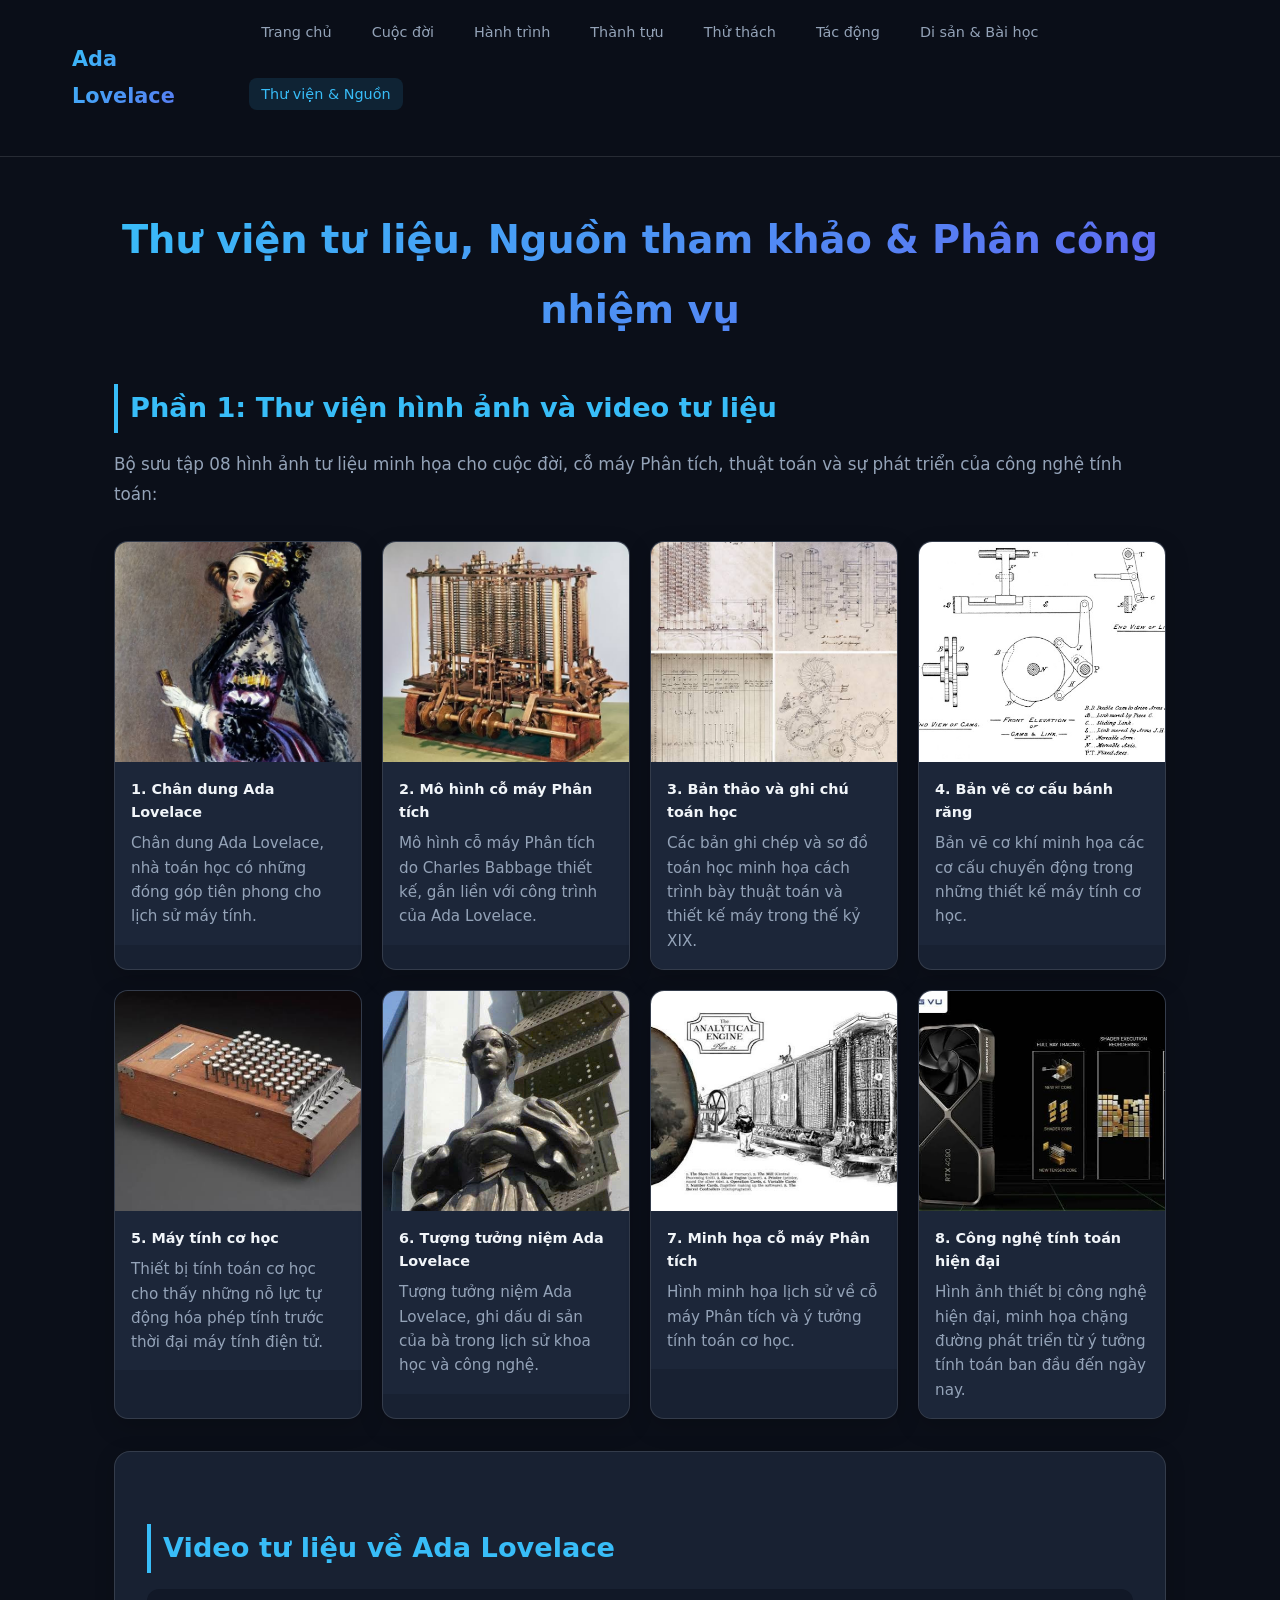
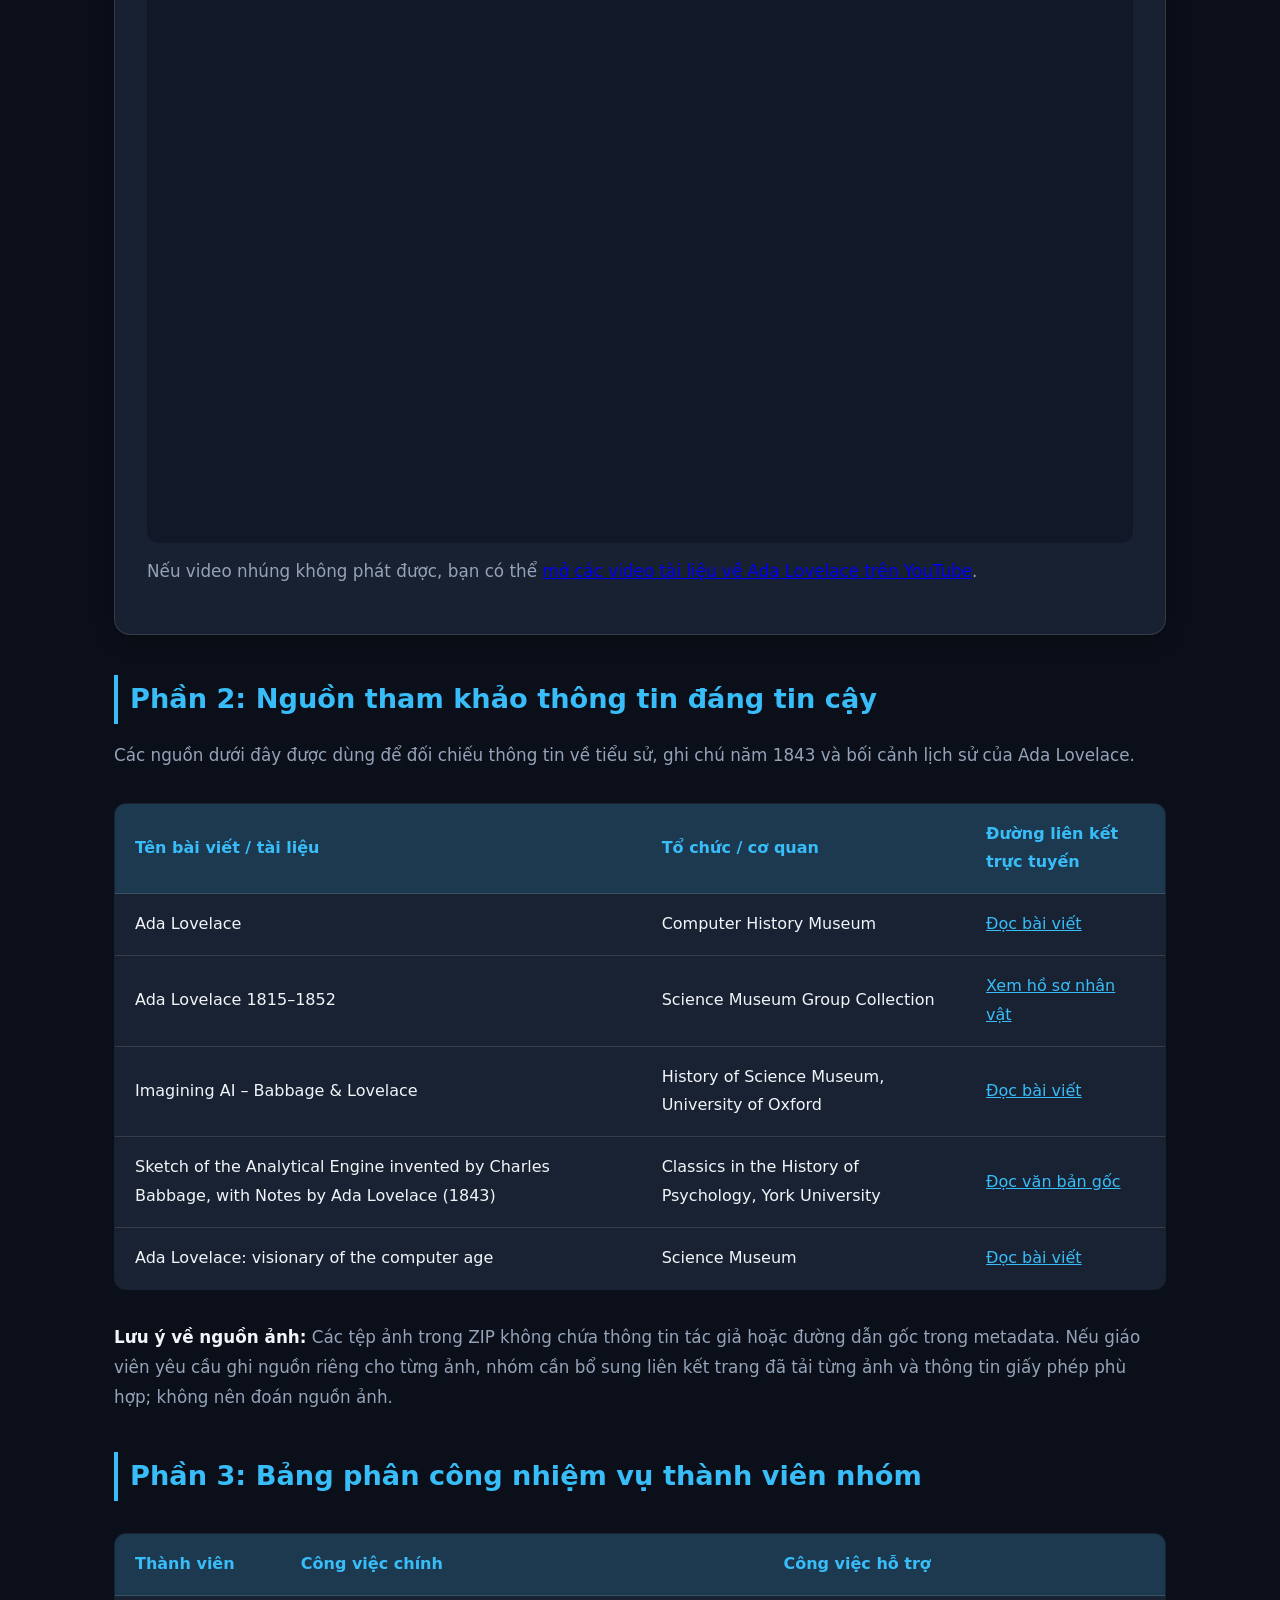
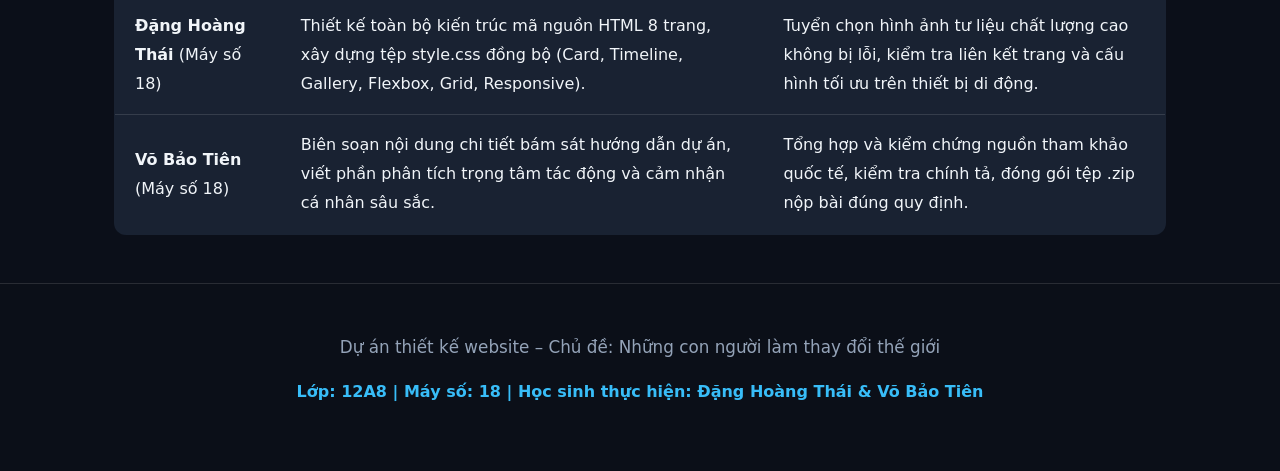
<file: thuvien_nguon.html>
<!DOCTYPE html>
<html lang="vi">
<head>
    <meta charset="UTF-8">
    <meta name="viewport" content="width=device-width, initial-scale=1.0">
    <title>Ada Lovelace – Một con người làm thay đổi thế giới</title>
    <link rel="stylesheet" href="style.css">
</head>
<body>
    <header>
        <div class="nav-container">
            <a href="index.html" class="logo">Ada Lovelace</a>
            <nav>
                <ul>
                    <li><a href="index.html">Trang chủ</a></li>
                    <li><a href="cuocdoi.html">Cuộc đời</a></li>
                    <li><a href="hanhtrinh.html">Hành trình</a></li>
                    <li><a href="thanhtuu.html">Thành tựu</a></li>
                    <li><a href="thuthach.html">Thử thách</a></li>
                    <li><a href="tacdong.html">Tác động</a></li>
                    <li><a href="disan_baihoc.html">Di sản & Bài học</a></li>
                    <li><a href="thuvien_nguon.html" class="active">Thư viện & Nguồn</a></li>
                </ul>
            </nav>
        </div>
    </header>

    <main>
        <h1>Thư viện tư liệu, Nguồn tham khảo & Phân công nhiệm vụ</h1>

        <h2>Phần 1: Thư viện hình ảnh và video tư liệu</h2>
        <p>Bộ sưu tập 08 hình ảnh tư liệu minh họa cho cuộc đời, cỗ máy Phân tích, thuật toán và sự phát triển của công nghệ tính toán:</p>
        
        <div class="gallery-grid ada-gallery">
            <figure class="gallery-item ada-gallery-item">
                <img src="ada-02.jpg" alt="Chân dung Ada Lovelace" loading="lazy" decoding="async" width="700" height="440">
                <figcaption class="gallery-caption"><strong>1. Chân dung Ada Lovelace</strong><span>Chân dung Ada Lovelace, nhà toán học có những đóng góp tiên phong cho lịch sử máy tính.</span></figcaption>
            </figure>
            <figure class="gallery-item ada-gallery-item">
                <img src="ada-01.jpg" alt="Mô hình cỗ máy Phân tích" loading="lazy" decoding="async" width="700" height="440">
                <figcaption class="gallery-caption"><strong>2. Mô hình cỗ máy Phân tích</strong><span>Mô hình cỗ máy Phân tích do Charles Babbage thiết kế, gắn liền với công trình của Ada Lovelace.</span></figcaption>
            </figure>
            <figure class="gallery-item ada-gallery-item">
                <img src="ada-04.jpg" alt="Bản thảo và ghi chú toán học" loading="lazy" decoding="async" width="700" height="440">
                <figcaption class="gallery-caption"><strong>3. Bản thảo và ghi chú toán học</strong><span>Các bản ghi chép và sơ đồ toán học minh họa cách trình bày thuật toán và thiết kế máy trong thế kỷ XIX.</span></figcaption>
            </figure>
            <figure class="gallery-item ada-gallery-item">
                <img src="ada-07.jpg" alt="Bản vẽ cơ cấu bánh răng" loading="lazy" decoding="async" width="700" height="440">
                <figcaption class="gallery-caption"><strong>4. Bản vẽ cơ cấu bánh răng</strong><span>Bản vẽ cơ khí minh họa các cơ cấu chuyển động trong những thiết kế máy tính cơ học.</span></figcaption>
            </figure>
            <figure class="gallery-item ada-gallery-item">
                <img src="ada-03.jpg" alt="Máy tính cơ học" loading="lazy" decoding="async" width="700" height="440">
                <figcaption class="gallery-caption"><strong>5. Máy tính cơ học</strong><span>Thiết bị tính toán cơ học cho thấy những nỗ lực tự động hóa phép tính trước thời đại máy tính điện tử.</span></figcaption>
            </figure>
            <figure class="gallery-item ada-gallery-item">
                <img src="ada-06.jpg" alt="Tượng tưởng niệm Ada Lovelace" loading="lazy" decoding="async" width="700" height="440">
                <figcaption class="gallery-caption"><strong>6. Tượng tưởng niệm Ada Lovelace</strong><span>Tượng tưởng niệm Ada Lovelace, ghi dấu di sản của bà trong lịch sử khoa học và công nghệ.</span></figcaption>
            </figure>
            <figure class="gallery-item ada-gallery-item">
                <img src="ada-05.jpg" alt="Minh họa cỗ máy Phân tích" loading="lazy" decoding="async" width="700" height="440">
                <figcaption class="gallery-caption"><strong>7. Minh họa cỗ máy Phân tích</strong><span>Hình minh họa lịch sử về cỗ máy Phân tích và ý tưởng tính toán cơ học.</span></figcaption>
            </figure>
            <figure class="gallery-item ada-gallery-item">
                <img src="ada-08.jpg" alt="Công nghệ tính toán hiện đại" loading="lazy" decoding="async" width="700" height="440">
                <figcaption class="gallery-caption"><strong>8. Công nghệ tính toán hiện đại</strong><span>Hình ảnh thiết bị công nghệ hiện đại, minh họa chặng đường phát triển từ ý tưởng tính toán ban đầu đến ngày nay.</span></figcaption>
            </figure>
        </div>

        <div class="card" style="margin-top: 2rem;">
            <h2>Video tư liệu về Ada Lovelace</h2>
            <div class="video-frame" style="position: relative; width: 100%; aspect-ratio: 16 / 9; overflow: hidden; border-radius: 12px; background: #111827;">
                <iframe src="https://www.youtube-nocookie.com/embed/J7ITqnEmf-g" title="Video tư liệu giới thiệu Ada Lovelace" style="position: absolute; inset: 0; width: 100%; height: 100%; border: 0;" loading="lazy" referrerpolicy="strict-origin-when-cross-origin" allow="accelerometer; autoplay; clipboard-write; encrypted-media; gyroscope; picture-in-picture; web-share" allowfullscreen></iframe>
            </div>
            <p style="margin-top: .8rem;">Nếu video nhúng không phát được, bạn có thể <a href="https://www.youtube.com/results?search_query=Ada+Lovelace+documentary" target="_blank" rel="noopener noreferrer">mở các video tài liệu về Ada Lovelace trên YouTube</a>.</p>
        </div>

        <h2>Phần 2: Nguồn tham khảo thông tin đáng tin cậy</h2>
        <p>Các nguồn dưới đây được dùng để đối chiếu thông tin về tiểu sử, ghi chú năm 1843 và bối cảnh lịch sử của Ada Lovelace.</p>
        <table>
            <tr>
                <th>Tên bài viết / tài liệu</th>
                <th>Tổ chức / cơ quan</th>
                <th>Đường liên kết trực tuyến</th>
            </tr>
            <tr>
                <td>Ada Lovelace</td>
                <td>Computer History Museum</td>
                <td><a href="https://www.computerhistory.org/babbage/adalovelace" target="_blank" rel="noopener noreferrer" style="color: var(--accent-color);">Đọc bài viết</a></td>
            </tr>
            <tr>
                <td>Ada Lovelace 1815–1852</td>
                <td>Science Museum Group Collection</td>
                <td><a href="https://collection.sciencemuseumgroup.org.uk/people/cp38764/ada-lovelace" target="_blank" rel="noopener noreferrer" style="color: var(--accent-color);">Xem hồ sơ nhân vật</a></td>
            </tr>
            <tr>
                <td>Imagining AI – Babbage &amp; Lovelace</td>
                <td>History of Science Museum, University of Oxford</td>
                <td><a href="https://www.hsm.ox.ac.uk/imagining-ai" target="_blank" rel="noopener noreferrer" style="color: var(--accent-color);">Đọc bài viết</a></td>
            </tr>
            <tr>
                <td>Sketch of the Analytical Engine invented by Charles Babbage, with Notes by Ada Lovelace (1843)</td>
                <td>Classics in the History of Psychology, York University</td>
                <td><a href="https://www.yorku.ca/pclassic/Lovelace/lovelace.htm" target="_blank" rel="noopener noreferrer" style="color: var(--accent-color);">Đọc văn bản gốc</a></td>
            </tr>
            <tr>
                <td>Ada Lovelace: visionary of the computer age</td>
                <td>Science Museum</td>
                <td><a href="https://blog.sciencemuseum.org.uk/ada-lovelace-visionary-of-the-computer-age/" target="_blank" rel="noopener noreferrer" style="color: var(--accent-color);">Đọc bài viết</a></td>
            </tr>
        </table>
        <p><strong>Lưu ý về nguồn ảnh:</strong> Các tệp ảnh trong ZIP không chứa thông tin tác giả hoặc đường dẫn gốc trong metadata. Nếu giáo viên yêu cầu ghi nguồn riêng cho từng ảnh, nhóm cần bổ sung liên kết trang đã tải từng ảnh và thông tin giấy phép phù hợp; không nên đoán nguồn ảnh.</p>

        <h2>Phần 3: Bảng phân công nhiệm vụ thành viên nhóm</h2>
        <table>
            <tr>
                <th>Thành viên</th>
                <th>Công việc chính</th>
                <th>Công việc hỗ trợ</th>
            </tr>
            <tr>
                <td><strong>Đặng Hoàng Thái</strong> (Máy số 18)</td>
                <td>Thiết kế toàn bộ kiến trúc mã nguồn HTML 8 trang, xây dựng tệp style.css đồng bộ (Card, Timeline, Gallery, Flexbox, Grid, Responsive).</td>
                <td>Tuyển chọn hình ảnh tư liệu chất lượng cao không bị lỗi, kiểm tra liên kết trang và cấu hình tối ưu trên thiết bị di động.</td>
            </tr>
            <tr>
                <td><strong>Võ Bảo Tiên</strong> (Máy số 18)</td>
                <td>Biên soạn nội dung chi tiết bám sát hướng dẫn dự án, viết phần phân tích trọng tâm tác động và cảm nhận cá nhân sâu sắc.</td>
                <td>Tổng hợp và kiểm chứng nguồn tham khảo quốc tế, kiểm tra chính tả, đóng gói tệp .zip nộp bài đúng quy định.</td>
            </tr>
        </table>
    </main>

    <footer>
        <p>Dự án thiết kế website – Chủ đề: Những con người làm thay đổi thế giới</p>
        <p class="team-info">Lớp: 12A8 | Máy số: 18 | Học sinh thực hiện: Đặng Hoàng Thái & Võ Bảo Tiên</p>
    </footer>
</body>
</html>
</file>
<file: style.css>
:root {
    --bg-color: #0b0f19;
    --card-bg: rgba(30, 41, 59, 0.75);
    --text-color: #f1f5f9;
    --text-muted: #94a3b8;
    --accent-color: #38bdf8;
    --accent-gradient: linear-gradient(135deg, #38bdf8 0%, #6366f1 100%);
    --border-color: rgba(255, 255, 255, 0.12);
    --transition: all 0.3s ease-in-out;
}

* {
    margin: 0;
    padding: 0;
    box-sizing: border-box;
}

body {
    font-family: 'Segoe UI', system-ui, -apple-system, sans-serif;
    background-color: var(--bg-color);
    color: var(--text-color);
    line-height: 1.8;
    overflow-x: hidden;
}

/* Banner / Header */
header {
    position: sticky;
    top: 0;
    z-index: 1000;
    background: rgba(11, 15, 25, 0.9);
    backdrop-filter: blur(12px);
    border-bottom: 1px solid var(--border-color);
}

.nav-container {
    max-width: 1200px;
    margin: 0 auto;
    display: flex;
    justify-content: space-between;
    align-items: center;
    padding: 1rem 2rem;
}

.logo {
    font-size: 1.3rem;
    font-weight: 700;
    background: var(--accent-gradient);
    -webkit-background-clip: text;
    -webkit-text-fill-color: transparent;
    text-decoration: none;
}

nav ul {
    display: flex;
    list-style: none;
    gap: 1rem;
    flex-wrap: wrap;
}

nav ul li a {
    color: var(--text-muted);
    text-decoration: none;
    font-size: 0.9rem;
    font-weight: 500;
    transition: var(--transition);
    padding: 0.5rem 0.75rem;
    border-radius: 8px;
}

nav ul li a:hover, nav ul li a.active {
    color: var(--accent-color);
    background: rgba(56, 189, 248, 0.12);
}

/* Main Layout */
main {
    max-width: 1100px;
    margin: 3rem auto;
    padding: 0 1.5rem;
    min-height: 70vh;
}

h1 {
    font-size: 2.4rem;
    margin-bottom: 1.5rem;
    background: var(--accent-gradient);
    -webkit-background-clip: text;
    -webkit-text-fill-color: transparent;
    text-align: center;
}

h2 {
    font-size: 1.7rem;
    margin: 2.5rem 0 1rem;
    color: var(--accent-color);
    border-left: 4px solid var(--accent-color);
    padding-left: 0.75rem;
}

p, li {
    color: var(--text-muted);
    font-size: 1.05rem;
    margin-bottom: 1rem;
}

ul, ol {
    padding-left: 1.5rem;
    margin-bottom: 1rem;
}

strong {
    color: var(--text-color);
}

/* Grid & Cards */
.grid-container {
    display: grid;
    grid-template-columns: repeat(auto-fit, minmax(300px, 1fr));
    gap: 2rem;
    margin: 2rem 0;
}

.card {
    background: var(--card-bg);
    border: 1px solid var(--border-color);
    border-radius: 16px;
    padding: 2rem;
    backdrop-filter: blur(10px);
    transition: var(--transition);
    box-shadow: 0 4px 20px rgba(0, 0, 0, 0.2);
}

.card:hover {
    transform: translateY(-5px);
    border-color: var(--accent-color);
    box-shadow: 0 10px 30px rgba(56, 189, 248, 0.15);
}

/* Timeline */
.timeline {
    position: relative;
    max-width: 850px;
    margin: 3rem auto;
    padding-left: 2.5rem;
    border-left: 3px solid var(--accent-color);
}

.timeline-item {
    position: relative;
    margin-bottom: 2.5rem;
    padding-left: 1.5rem;
}

.timeline-item::before {
    content: '';
    position: absolute;
    left: -3.05rem;
    top: 5px;
    width: 16px;
    height: 16px;
    border-radius: 50%;
    background: var(--accent-color);
    border: 3px solid var(--bg-color);
    box-shadow: 0 0 0 3px rgba(56, 189, 248, 0.3);
}

/* Gallery */
.gallery-grid {
    display: grid;
    grid-template-columns: repeat(auto-fit, minmax(240px, 1fr));
    gap: 1.5rem;
    margin: 2rem 0;
}

.gallery-item {
    position: relative;
    border-radius: 12px;
    overflow: hidden;
    aspect-ratio: 4/3;
    background: #1e293b;
    border: 1px solid var(--border-color);
}

.gallery-item img {
    width: 100%;
    height: 100%;
    object-fit: cover;
    transition: var(--transition);
}

.gallery-item:hover img {
    transform: scale(1.08);
}

.gallery-caption {
    position: absolute;
    bottom: 0;
    left: 0;
    right: 0;
    padding: 1rem;
    background: linear-gradient(to top, rgba(11, 15, 25, 0.95), transparent);
    color: #fff;
    font-size: 0.9rem;
    opacity: 0;
    transition: var(--transition);
}

.gallery-item:hover .gallery-caption {
    opacity: 1;
}

/* Table */
table {
    width: 100%;
    border-collapse: collapse;
    margin: 2rem 0;
    background: var(--card-bg);
    border-radius: 12px;
    overflow: hidden;
    border: 1px solid var(--border-color);
}

th, td {
    padding: 1rem 1.25rem;
    text-align: left;
    border-bottom: 1px solid var(--border-color);
}

th {
    background: rgba(56, 189, 248, 0.15);
    color: var(--accent-color);
    font-weight: 600;
}

/* Quote Box */
blockquote {
    border-left: 4px solid var(--accent-color);
    padding: 1.25rem 1.5rem;
    margin: 2rem 0;
    background: var(--card-bg);
    border-radius: 0 12px 12px 0;
    font-style: italic;
    color: #e2e8f0;
    box-shadow: 0 4px 15px rgba(0,0,0,0.1);
}

/* Footer */
footer {
    text-align: center;
    padding: 3rem 1.5rem;
    background: rgba(11, 15, 25, 0.95);
    border-top: 1px solid var(--border-color);
    color: var(--text-muted);
    font-size: 0.9rem;
}

.team-info {
    margin-top: 0.75rem;
    color: var(--accent-color);
    font-weight: 600;
    font-size: 1rem;
}

/* Responsive Media Query */
@media (max-width: 768px) {
    .nav-container {
        flex-direction: column;
        gap: 1rem;
    }
    nav ul {
        justify-content: center;
        gap: 0.5rem;
    }
    h1 {
        font-size: 2rem;
    }
    .grid-container {
        grid-template-columns: 1fr;
    }
}


/* Ada Lovelace gallery improvements: local images, clear captions, responsive layout */
.ada-gallery { grid-template-columns: repeat(auto-fit, minmax(min(100%, 240px), 1fr)); gap: 1.25rem; }
.ada-gallery-item { margin: 0; overflow: hidden; display: flex; flex-direction: column; aspect-ratio: auto; background: var(--card-bg); border: 1px solid var(--border-color); border-radius: 14px; box-shadow: 0 8px 24px rgba(0,0,0,.18); }
.ada-gallery-item img { display: block; width: 100%; height: 220px; object-fit: cover; background: #e9e1d4; }
.ada-gallery-item .gallery-caption { position: static; display: flex; flex-direction: column; gap: .45rem; padding: 1rem; line-height: 1.6; opacity: 1; background: var(--card-bg); color: var(--text-color); }
.ada-gallery-item:hover .gallery-caption { opacity: 1; }
.ada-gallery-item .gallery-caption strong { color: var(--text-color); }
.ada-gallery-item .gallery-caption span { color: var(--text-muted); font-size: .95rem; }
@media (max-width: 640px) { .nav-container { padding: .8rem 1rem; flex-direction: column; align-items: flex-start; gap: .75rem; } nav ul { gap: .35rem; } nav ul li a { display: inline-block; font-size: .82rem; padding: .45rem .55rem; } main { margin: 1.5rem auto; padding: 0 1rem; } h1 { font-size: 1.8rem; } .ada-gallery-item img { height: 200px; } .card { padding: 1.25rem; } }
</file>
